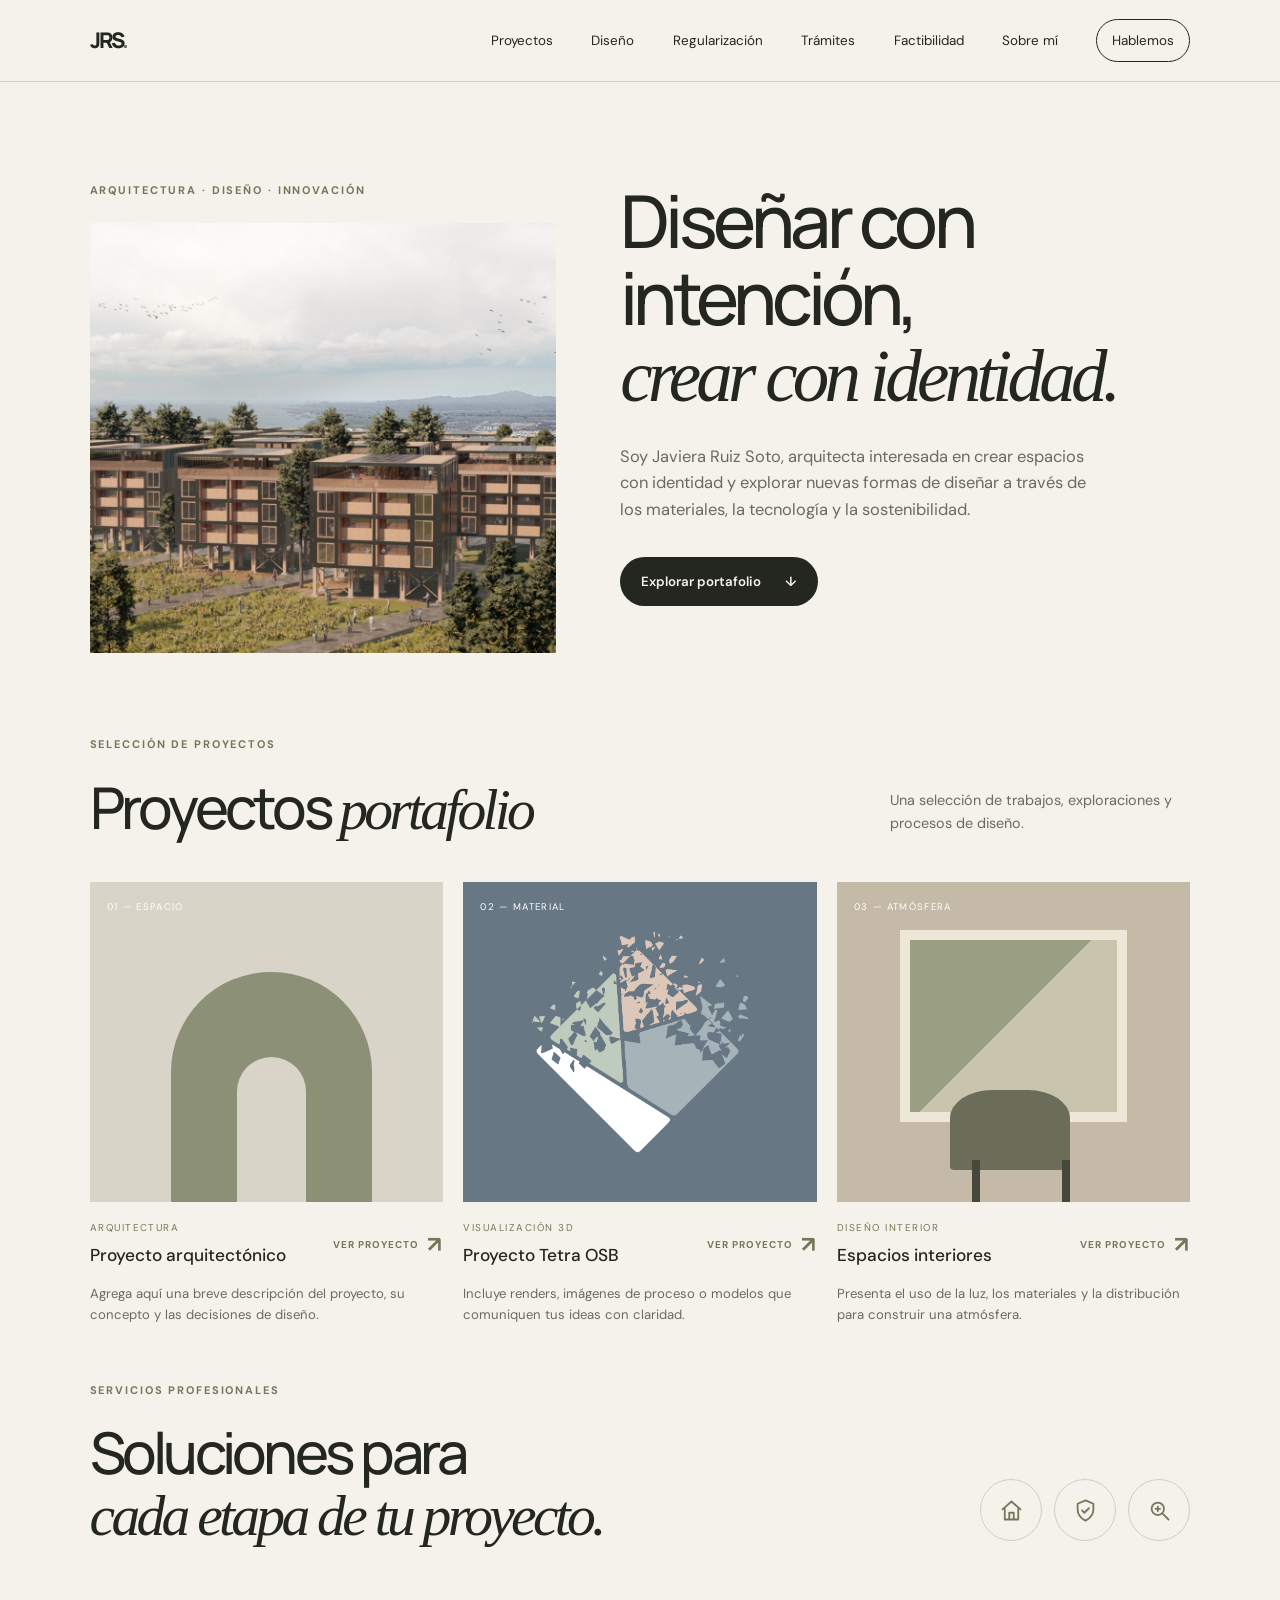
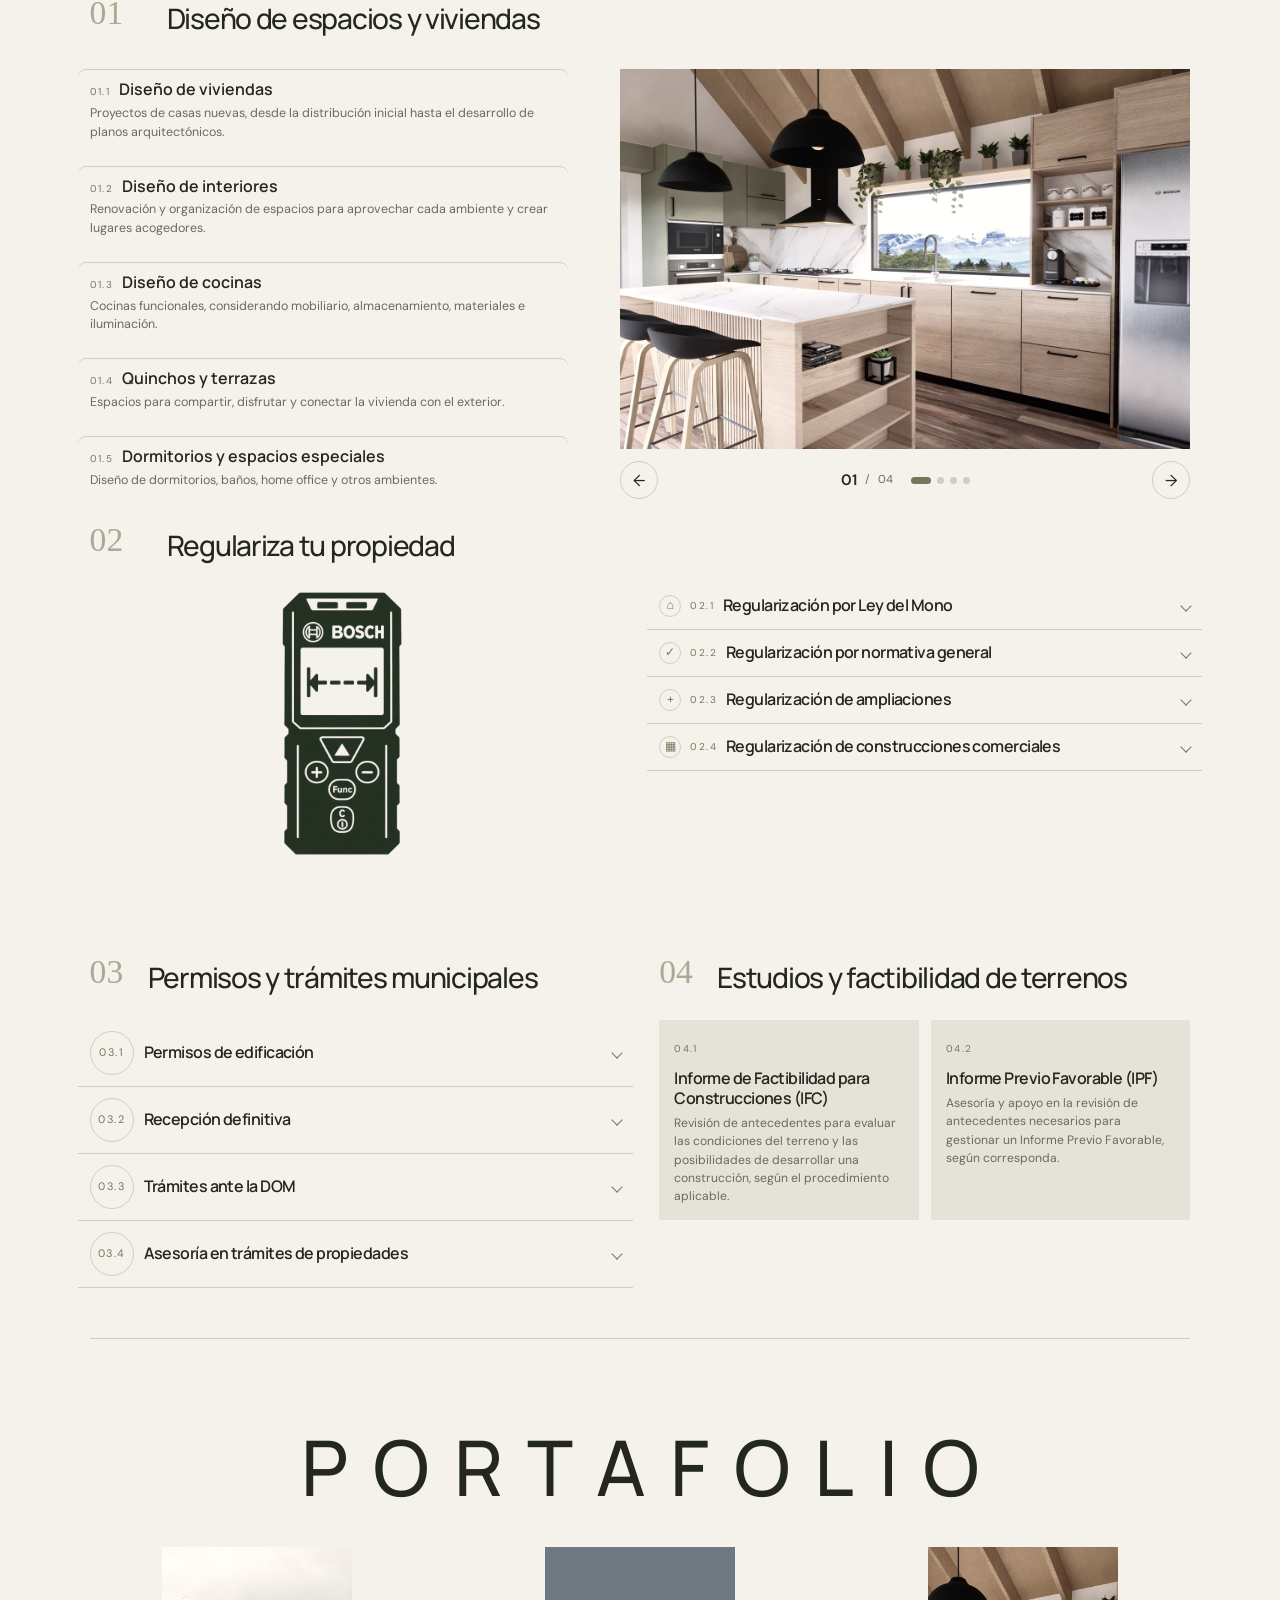
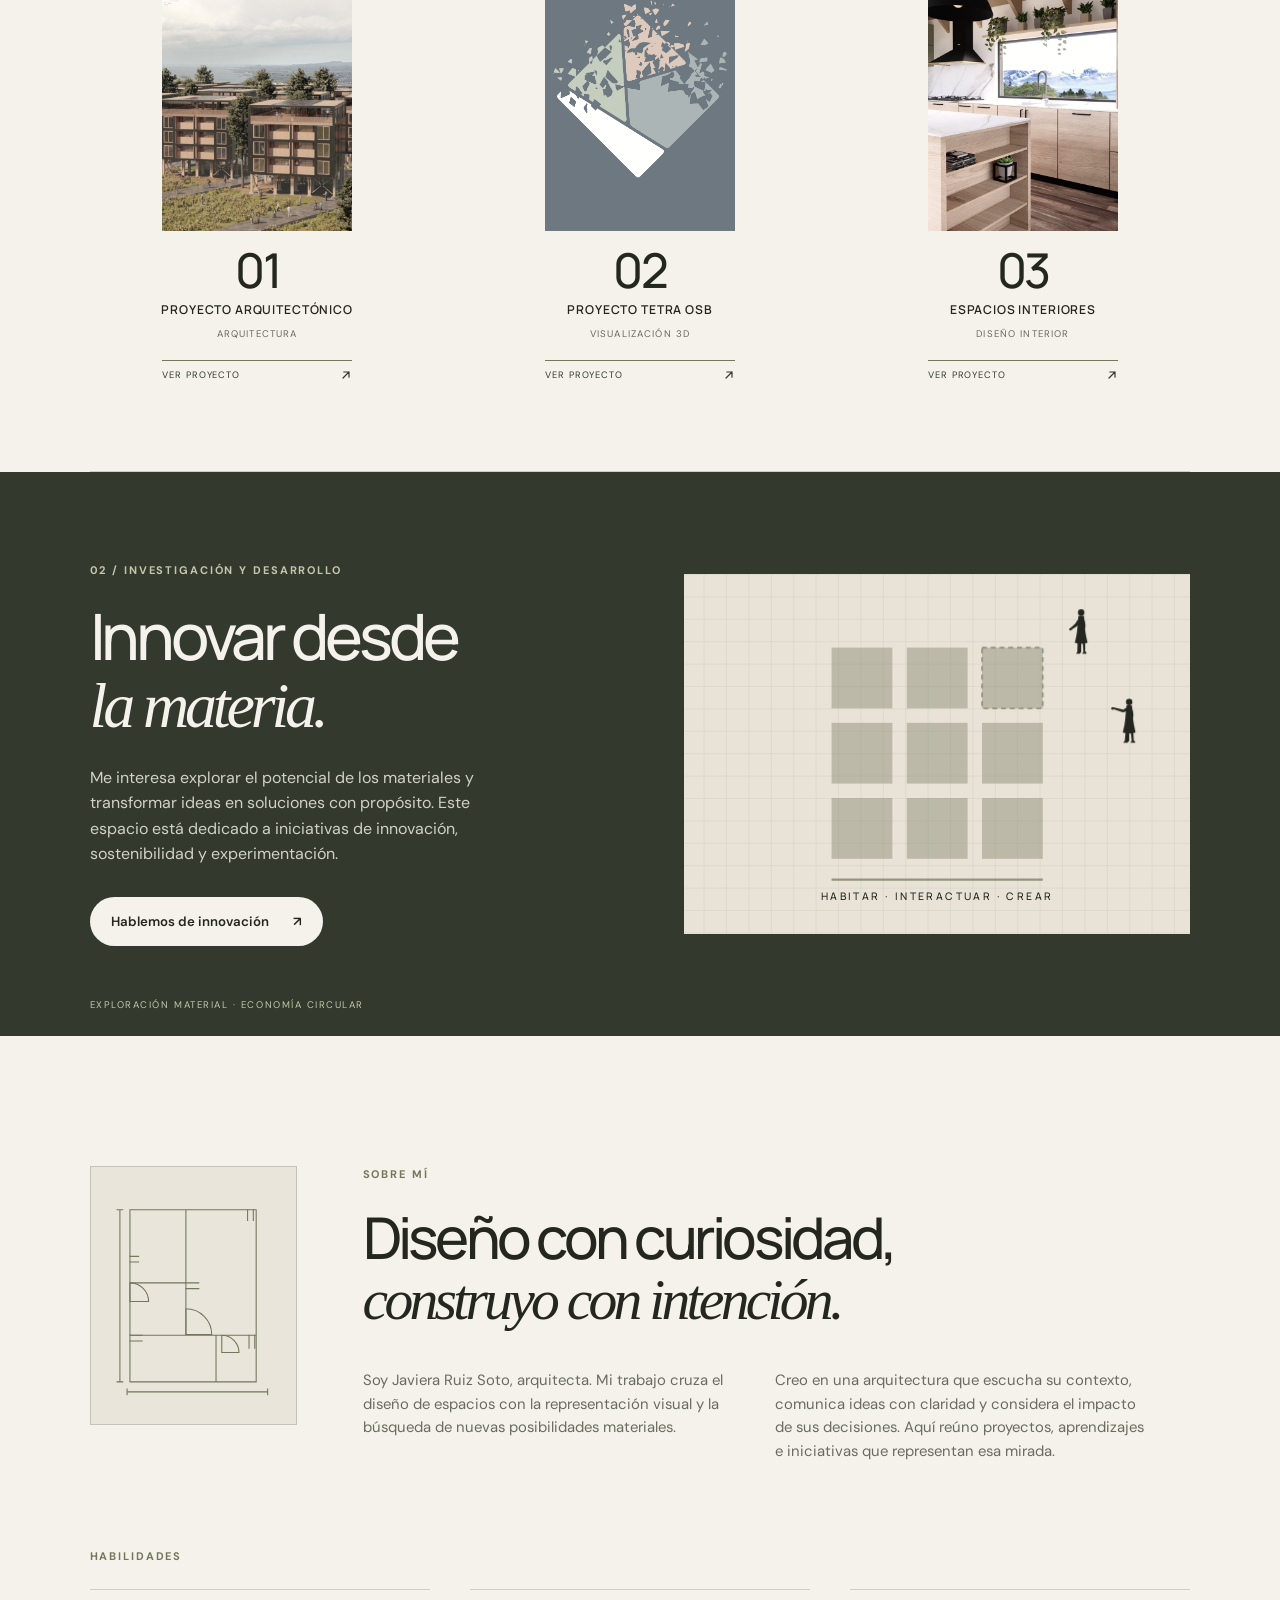
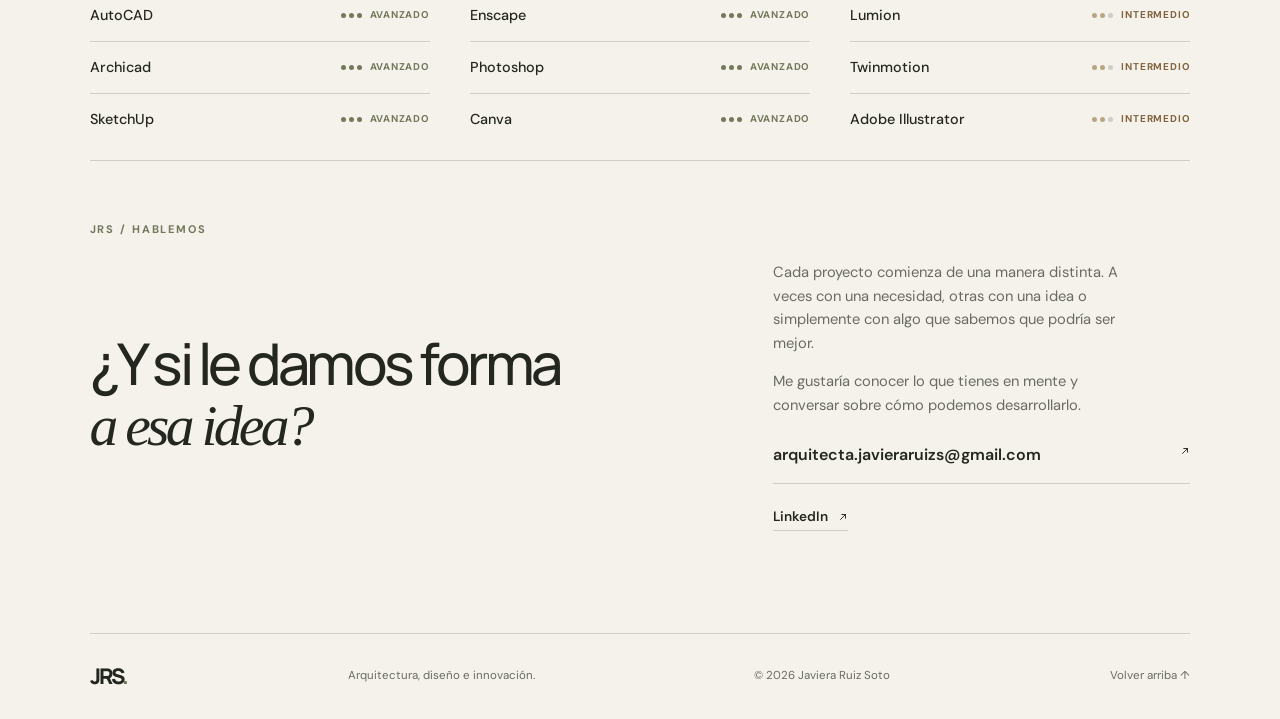
<file: index.html>
<!doctype html>
<html lang="es">
<head>
  <meta charset="utf-8">
  <meta name="viewport" content="width=device-width, initial-scale=1">
  <meta name="description" content="Portafolio de Javiera Ruiz Soto, arquitecta. Arquitectura, interiorismo, visualización 3D e innovación material.">
  <title>Javiera Ruiz Soto | Arquitecta</title>
  <link rel="preconnect" href="https://fonts.googleapis.com">
  <link rel="preconnect" href="https://fonts.gstatic.com" crossorigin>
  <link href="https://fonts.googleapis.com/css2?family=DM+Sans:wght@400;500;600;700&family=Manrope:wght@400;500;600;700;800&display=swap" rel="stylesheet">
  <link rel="stylesheet" href="styles.css">
  <script src="script.js" defer></script>
</head>
<body>
  <header class="site-header">
    <a class="brand" href="#inicio" aria-label="Javiera Ruiz Soto, inicio">JRS<span>.</span></a>
    <button class="menu-toggle" type="button" aria-expanded="false" aria-controls="main-nav">Menú</button>
    <nav id="main-nav" class="main-nav" aria-label="Navegación principal">
      <a href="#proyectos">Proyectos</a>
      <a href="#diseno">Diseño</a>
      <a href="#regularizacion">Regularización</a>
      <a href="#tramites">Trámites</a>
      <a href="#factibilidad">Factibilidad</a>
      <a href="#sobre-mi">Sobre mí</a>
      <a class="nav-contact" href="#contacto">Hablemos</a>
    </nav>
  </header>

  <main>
    <section id="inicio" class="hero section-wrap">
      <div class="hero-copy">
        <h1>Diseñar con intención,<br><em>crear con identidad.</em></h1>
        <p class="hero-intro">Soy Javiera Ruiz Soto, arquitecta interesada en crear espacios con identidad y explorar nuevas formas de diseñar a través de los materiales, la tecnología y la sostenibilidad.</p>
        <div class="hero-actions">
          <a class="button button-dark" href="#proyectos">Explorar portafolio <span aria-hidden="true">↓&#xfe0e;</span></a>
        </div>
      </div>
      <div class="hero-visual">
        <p class="eyebrow">ARQUITECTURA · DISEÑO · INNOVACIÓN</p>
        <div class="hero-art" role="img" aria-label="Conjunto de viviendas contemporáneas en un entorno natural">
          <img src="images/hero-proyecto.jpg" alt="">
        </div>
      </div>
    </section>

    <section id="proyectos" class="projects-section section-wrap">
      <div class="section-heading">
        <div><p class="eyebrow">SELECCIÓN DE PROYECTOS</p><h2>Proyectos <em>portafolio</em></h2></div>
        <p>Una selección de trabajos, exploraciones y procesos de diseño.</p>
      </div>
      <div class="project-grid">
        <a class="project-card project-architecture" href="proyecto-arquitectonico.html">
          <div class="project-visual visual-architecture"><span class="visual-label">01 — ESPACIO</span><div class="arch-shape"></div></div>
          <div class="project-info"><div><p class="project-type">ARQUITECTURA</p><h3>Proyecto arquitectónico</h3></div><span class="project-cta">Ver proyecto <span class="project-arrow" aria-hidden="true">↗&#xfe0e;</span></span></div>
          <p class="project-description">Agrega aquí una breve descripción del proyecto, su concepto y las decisiones de diseño.</p>
        </a>
        <a class="project-card project-visualization" href="proyecto-modelado-render.html">
          <div class="project-visual visual-visualization"><span class="visual-label">02 — MATERIAL</span><img class="visual-logo-image" src="images/TETRAOBS-07.jpg" alt="Composición gráfica de material TETRA OSB en fragmentos"></div>
          <div class="project-info"><div><p class="project-type">VISUALIZACIÓN 3D</p><h3>Proyecto Tetra OSB</h3></div><span class="project-cta">Ver proyecto <span class="project-arrow" aria-hidden="true">↗&#xfe0e;</span></span></div>
          <p class="project-description">Incluye renders, imágenes de proceso o modelos que comuniquen tus ideas con claridad.</p>
        </a>
        <a class="project-card project-interior" href="proyecto-espacios-interiores.html">
          <div class="project-visual visual-interior"><span class="visual-label">03 — ATMÓSFERA</span><div class="interior-window"></div><div class="interior-chair"></div></div>
          <div class="project-info"><div><p class="project-type">DISEÑO INTERIOR</p><h3>Espacios interiores</h3></div><span class="project-cta">Ver proyecto <span class="project-arrow" aria-hidden="true">↗&#xfe0e;</span></span></div>
          <p class="project-description">Presenta el uso de la luz, los materiales y la distribución para construir una atmósfera.</p>
        </a>
      </div>
    </section>

   <!-- Pegar dentro de <main>, después de Proyectos y antes de Innovación -->
<section id="servicios" class="services-section section-wrap">
  <div class="section-heading">
    <div><p class="eyebrow">SERVICIOS PROFESIONALES</p><h2>Soluciones para<br><em>cada etapa de tu proyecto.</em></h2></div>
    <div class="service-values" role="group" aria-label="Desarrollo, responsabilidad y atención a los detalles">
      <span class="service-value-circle" role="img" aria-label="Desarrollo de vivienda"><svg viewBox="0 0 24 24" fill="none" aria-hidden="true"><path d="M4 11 12 4l8 7M6 10v10h12V10M10 20v-6h4v6"/></svg></span>
      <span class="service-value-circle" role="img" aria-label="Responsabilidad"><svg viewBox="0 0 24 24" fill="none" aria-hidden="true"><path d="m12 3 7 3v5c0 4.4-2.9 7.8-7 10-4.1-2.2-7-5.6-7-10V6l7-3Z"/><path d="m9 12 2 2 4-4"/></svg></span>
      <span class="service-value-circle" role="img" aria-label="Atención a los detalles"><svg viewBox="0 0 24 24" fill="none" aria-hidden="true"><circle cx="10.5" cy="10.5" r="5.5"/><path d="m15 15 5 5M8.5 10.5h4M10.5 8.5v4"/></svg></span>
    </div>
  </div>

  <div id="diseno" class="service-category">
    <div class="service-category-heading"><span class="service-index">01</span><div><h3>Diseño de espacios y viviendas</h3></div></div>
    <div class="design-carousel" data-design-carousel>
      <div class="design-carousel-viewport" data-carousel-viewport tabindex="0" role="region" aria-label="Galería de proyectos de diseño">
        <div class="design-carousel-track" data-carousel-track>
          <figure class="design-carousel-slide" role="group" aria-roledescription="diapositiva" aria-label="Proyecto 1 de 4" tabindex="0">
            <img src="images/proyecto-cocina-destacada.jpg" alt="Cocina con isla, campana negra y mobiliario de madera con vista a la montaña">
            <figcaption class="design-carousel-caption">COCINA DRA. N</figcaption>
          </figure>
          <figure class="design-carousel-slide" role="group" aria-roledescription="diapositiva" aria-label="Proyecto 2 de 4" tabindex="0">
            <img src="images/cocina-interior-web.jpg" alt="Cocina moderna con isla de mármol y mobiliario blanco y negro">
            <figcaption class="design-carousel-caption">COCINA JC</figcaption>
          </figure>
          <figure class="design-carousel-slide" role="group" aria-roledescription="diapositiva" aria-label="Proyecto 3 de 4" tabindex="0">
            <img src="images/cocina-madera-web.jpg" alt="Cocina con isla y vigas de madera">
            <figcaption class="design-carousel-caption">COCINA MJ</figcaption>
          </figure>
          <figure class="design-carousel-slide design-carousel-slide-right" role="group" aria-roledescription="diapositiva" aria-label="Proyecto 4 de 4" tabindex="0">
            <img src="images/proyecto-cocina-web.jpg" alt="Cocina con isla, mobiliario verde oliva y vigas de madera">
            <figcaption class="design-carousel-caption">COCINA DRA. N</figcaption>
          </figure>
        </div>
      </div>
      <div class="design-carousel-controls" aria-label="Controles de galería">
        <button class="design-carousel-button" type="button" data-carousel-previous aria-label="Proyecto anterior"><span aria-hidden="true">←</span></button>
        <div class="design-carousel-status" aria-live="polite"><span class="design-carousel-current" data-carousel-current>01</span><span aria-hidden="true">/</span><span>04</span>
          <div class="design-carousel-dots" role="group" aria-label="Elegir proyecto">
            <button type="button" class="design-carousel-dot" data-carousel-to="0" aria-label="Ver proyecto 1" aria-current="true"></button>
            <button type="button" class="design-carousel-dot" data-carousel-to="1" aria-label="Ver proyecto 2" aria-current="false"></button>
            <button type="button" class="design-carousel-dot" data-carousel-to="2" aria-label="Ver proyecto 3" aria-current="false"></button>
            <button type="button" class="design-carousel-dot" data-carousel-to="3" aria-label="Ver proyecto 4" aria-current="false"></button>
          </div>
        </div>
        <button class="design-carousel-button" type="button" data-carousel-next aria-label="Proyecto siguiente"><span aria-hidden="true">→</span></button>
      </div>
    </div>
    <div class="service-cards">
      <article class="service-card" tabindex="0"><span class="service-card-number">01.1</span><h4>Diseño de viviendas</h4><p>Proyectos de casas nuevas, desde la distribución inicial hasta el desarrollo de planos arquitectónicos.</p></article>
      <article class="service-card" tabindex="0"><span class="service-card-number">01.2</span><h4>Diseño de interiores</h4><p>Renovación y organización de espacios para aprovechar cada ambiente y crear lugares acogedores.</p></article>
      <article class="service-card" tabindex="0"><span class="service-card-number">01.3</span><h4>Diseño de cocinas</h4><p>Cocinas funcionales, considerando mobiliario, almacenamiento, materiales e iluminación.</p></article>
      <article class="service-card" tabindex="0"><span class="service-card-number">01.4</span><h4>Quinchos y terrazas</h4><p>Espacios para compartir, disfrutar y conectar la vivienda con el exterior.</p></article>
      <article class="service-card" tabindex="0"><span class="service-card-number">01.5</span><h4>Dormitorios y espacios especiales</h4><p>Diseño de dormitorios, baños, home office y otros ambientes.</p></article>
    </div>
  </div>

  <div id="regularizacion" class="service-category">
    <div class="service-category-heading"><span class="service-index">02</span><div><h3>Regulariza tu propiedad</h3></div></div>
    <div class="image-grid regularization-single">
      <img class="image-contain" src="images/6E3A1A5C-B1CA-41D5-BA3D-78095DAF403A.PNG" alt="Representación gráfica de un medidor láser">
    </div>
    <div class="service-cards service-cards-two">
      <details class="service-card service-accordion">
        <summary><span class="service-accordion-symbol" aria-hidden="true">⌂</span><span class="service-card-number">02.1</span><span class="service-accordion-title">Regularización por Ley del Mono</span><span class="service-accordion-icon" aria-hidden="true"></span></summary>
        <div class="service-accordion-body"><p>Procedimiento simplificado para determinadas viviendas que cumplen los requisitos de la Ley 20.898.</p><ul><li>Viviendas de hasta 90 m².</li><li>Viviendas de hasta 140 m².</li><li>Revisión de requisitos y condiciones.</li><li>Planos y antecedentes para el expediente.</li></ul></div>
      </details>
      <details class="service-card service-accordion">
        <summary><span class="service-accordion-symbol service-accordion-symbol-check" aria-hidden="true">✓</span><span class="service-card-number">02.2</span><span class="service-accordion-title">Regularización por normativa general</span><span class="service-accordion-icon" aria-hidden="true"></span></summary>
        <div class="service-accordion-body"><p>Estudio de construcciones que no pueden acogerse a la Ley del Mono y que requieren revisión según la Ley General de Urbanismo y Construcciones (LGUC) y su Ordenanza (OGUC).</p><ul><li>Viviendas que superan los límites de superficie de la Ley del Mono.</li><li>Ampliaciones y modificaciones existentes.</li><li>Estudio de normativa y condiciones urbanísticas.</li><li>Antecedentes técnicos y expediente.</li></ul></div>
      </details>
      <details class="service-card service-accordion">
        <summary><span class="service-accordion-symbol" aria-hidden="true">+</span><span class="service-card-number">02.3</span><span class="service-accordion-title">Regularización de ampliaciones</span><span class="service-accordion-icon" aria-hidden="true"></span></summary>
        <div class="service-accordion-body"><p>¿Agregaste habitaciones, cerraste una terraza o ampliaste tu vivienda?</p><ul><li>Ampliaciones de viviendas.</li><li>Construcción de nuevos recintos.</li><li>Cierre de terrazas y logias.</li><li>Modificaciones de espacios existentes.</li></ul></div>
      </details>
      <details class="service-card service-accordion">
        <summary><span class="service-accordion-symbol" aria-hidden="true">▦</span><span class="service-card-number">02.4</span><span class="service-accordion-title">Regularización de construcciones comerciales</span><span class="service-accordion-icon" aria-hidden="true"></span></summary>
        <div class="service-accordion-body"><p>Asesoría para revisar construcciones destinadas a actividades comerciales o de servicios.</p><ul><li>Locales comerciales.</li><li>Oficinas y espacios de atención.</li><li>Construcciones productivas, según corresponda.</li></ul></div>
      </details>
    </div>
  </div>

  <div class="service-category-pair">
    <div id="tramites" class="service-category">
      <div class="service-category-heading"><span class="service-index">03</span><div><h3>Permisos y trámites municipales</h3></div></div>
      <div class="service-cards service-cards-two">
        <details class="service-card service-accordion">
          <summary><span class="service-card-number">03.1</span><span class="service-accordion-title">Permisos de edificación</span><span class="service-accordion-icon" aria-hidden="true"></span></summary>
          <div class="service-accordion-body"><p>Orientación y preparación de antecedentes para solicitar autorización municipal antes de construir.</p></div>
        </details>
        <details class="service-card service-accordion">
          <summary><span class="service-card-number">03.2</span><span class="service-accordion-title">Recepción definitiva</span><span class="service-accordion-icon" aria-hidden="true"></span></summary>
          <div class="service-accordion-body"><p>Apoyo en la preparación de documentación para solicitar la recepción definitiva de una construcción ejecutada.</p></div>
        </details>
        <details class="service-card service-accordion">
          <summary><span class="service-card-number">03.3</span><span class="service-accordion-title">Trámites ante la DOM</span><span class="service-accordion-icon" aria-hidden="true"></span></summary>
          <div class="service-accordion-body"><p>Ingreso y seguimiento de expedientes, revisión de observaciones y presentación de antecedentes complementarios.</p></div>
        </details>
        <details class="service-card service-accordion">
          <summary><span class="service-card-number">03.4</span><span class="service-accordion-title">Asesoría en trámites de propiedades</span><span class="service-accordion-icon" aria-hidden="true"></span></summary>
          <div class="service-accordion-body"><p>Identificación de requisitos y orientación sobre gestiones municipales que necesita tu propiedad.</p></div>
        </details>
      </div>
    </div>
    <div id="factibilidad" class="service-category">
      <div class="service-category-heading"><span class="service-index">04</span><div><h3>Estudios y factibilidad de terrenos</h3></div></div>
      <div class="service-cards service-cards-two">
        <article class="service-card service-card-featured"><span class="service-card-number">04.1</span><h4>Informe de Factibilidad para Construcciones (IFC)</h4><p>Revisión de antecedentes para evaluar las condiciones del terreno y las posibilidades de desarrollar una construcción, según el procedimiento aplicable.</p></article>
        <article class="service-card service-card-featured"><span class="service-card-number">04.2</span><h4>Informe Previo Favorable (IPF)</h4><p>Asesoría y apoyo en la revisión de antecedentes necesarios para gestionar un Informe Previo Favorable, según corresponda.</p></article>
      </div>
    </div>
  </div>
</section>

    <section id="portafolio-editorial" class="portfolio-index-section section-wrap" aria-labelledby="portfolio-index-title">
      <h2 id="portfolio-index-title" class="portfolio-index-title">PORTAFOLIO</h2>
      <div class="portfolio-index-grid">
        <a class="portfolio-index-item" href="proyecto-arquitectonico.html">
          <div class="portfolio-index-image"><img src="images/hero-proyecto.jpg" alt="Conjunto de viviendas contemporáneas en un entorno natural" loading="lazy"></div>
          <span class="portfolio-index-number">01</span>
          <h3>Proyecto arquitectónico</h3>
          <span class="portfolio-index-type">ARQUITECTURA</span>
          <span class="portfolio-index-action">VER PROYECTO <svg aria-hidden="true" focusable="false" viewBox="0 0 16 16"><path d="M4 12 12 4M5 4h7v7"/></svg></span>
        </a>
        <a class="portfolio-index-item" href="proyecto-modelado-render.html">
          <div class="portfolio-index-image"><img src="images/TETRAOBS-07.jpg" alt="Composición gráfica de material TETRA OSB en fragmentos" loading="lazy"></div>
          <span class="portfolio-index-number">02</span>
          <h3>Proyecto Tetra OSB</h3>
          <span class="portfolio-index-type">VISUALIZACIÓN 3D</span>
          <span class="portfolio-index-action">VER PROYECTO <svg aria-hidden="true" focusable="false" viewBox="0 0 16 16"><path d="M4 12 12 4M5 4h7v7"/></svg></span>
        </a>
        <a class="portfolio-index-item" href="proyecto-espacios-interiores.html">
          <div class="portfolio-index-image"><img src="images/proyecto-cocina-destacada.jpg" alt="Cocina con isla, campana negra y mobiliario de madera con vista a la montaña" loading="lazy"></div>
          <span class="portfolio-index-number">03</span>
          <h3>Espacios interiores</h3>
          <span class="portfolio-index-type">DISEÑO INTERIOR</span>
          <span class="portfolio-index-action">VER PROYECTO <svg aria-hidden="true" focusable="false" viewBox="0 0 16 16"><path d="M4 12 12 4M5 4h7v7"/></svg></span>
        </a>
      </div>
    </section>

    <section id="innovacion" class="innovation-section">
      <div class="innovation-inner section-wrap">
        <div class="innovation-copy">
          <p class="eyebrow eyebrow-light">02 / INVESTIGACIÓN Y DESARROLLO</p>
          <h2>Innovar desde<br><em>la materia.</em></h2>
          <p>Me interesa explorar el potencial de los materiales y transformar ideas en soluciones con propósito. Este espacio está dedicado a iniciativas de innovación, sostenibilidad y experimentación.</p>
          <a class="button button-light" href="#contacto">Hablemos de innovación <span aria-hidden="true">↗&#xfe0e;</span></a>
        </div>
        <div class="material-art" aria-label="Ilustración arquitectónica con dos siluetas que se acercan para completar el módulo superior derecho" role="img">
          <svg class="material-scene" viewBox="0 0 640 450" preserveAspectRatio="xMidYMid slice" aria-hidden="true" focusable="false">
            <defs>
              <pattern id="material-grid-pattern" width="28" height="28" patternUnits="userSpaceOnUse">
                <path class="scene-grid-line" d="M28 0H0V28"/>
              </pattern>
            </defs>
            <rect class="scene-paper" width="640" height="450"/>
            <rect width="640" height="450" fill="url(#material-grid-pattern)"/>
            <g class="scene-volumes">
              <rect class="scene-volume" x="188" y="92" width="76" height="76"/>
              <rect class="scene-volume" x="282" y="92" width="76" height="76"/>
              <rect class="scene-volume" x="188" y="186" width="76" height="76"/>
              <rect class="scene-volume" x="282" y="186" width="76" height="76"/>
              <rect class="scene-volume" x="376" y="186" width="76" height="76"/>
              <rect class="scene-volume" x="188" y="280" width="76" height="76"/>
              <rect class="scene-volume" x="282" y="280" width="76" height="76"/>
              <rect class="scene-volume" x="376" y="280" width="76" height="76"/>
              <rect class="scene-target-fill" x="376" y="92" width="76" height="76"/>
              <rect class="scene-target-outline" x="376" y="92" width="76" height="76"/>
            </g>
            <rect class="scene-carried-square" x="515" y="139" width="28" height="28"/>
            <g class="scene-people">
              <g transform="translate(560 160)">
                <g class="scene-person scene-person-walk">
                  <circle class="scene-head" cy="0" r="4"/>
                  <path d="M-3.2 7C-4.8 7.5-6 8.5-7 9.5L-20 6.5C-21.4 6.2-22.1 7.2-21.1 8.3L-9 12.5C-6.7 13.4-4.8 12-2.8 11Z"/>
                  <circle cx="-20.8" cy="8" r="1.5"/>
                  <path d="M3.2 8C5 10.5 5.4 14.5 5.2 18L4 21L2.5 20.5L2.8 15L1.3 11Z"/>
                  <path d="M-3.5 4.5Q0 3 3.5 4.5L4.8 20C5.2 26 6.8 32 8 38Q0 40.5-8 38C-6.5 32-5.2 26-4.8 20Z"/>
                  <g class="scene-walk-leg-back"><path d="M-4.5 37L-5.5 48.5L-7.5 51L-2 51L0 48.5L0 38Z"/></g>
                  <g class="scene-walk-leg-front"><path d="M2 38L3.2 48.5L1.5 51L7.5 51L7.5 49.5L5.8 48L5.2 38Z"/></g>
                </g>
              </g>
              <g transform="translate(500 48)">
                <g class="scene-person scene-person-observe">
                  <circle class="scene-head" cy="0" r="4"/>
                  <path d="M-3.2 8C-5 10-6 12-7.5 14L-14 20C-15.2 21.1-14.2 22.8-12.9 22L-4.8 17C-3 15-2.5 12-1.6 10Z"/>
                  <circle cx="-13.2" cy="21" r="1.5"/>
                  <path d="M3.2 8C5 11 5.5 15.5 5.2 19L3.8 21L2 19.5L2 14Z"/>
                  <path d="M-3.5 4.5Q0 3 3.5 4.5L4.8 20C5.2 26 6.8 32 8 38Q0 40.5-8 38C-6.5 32-5.2 26-4.8 20Z"/>
                  <g class="scene-observe-leg-back"><path d="M-4.5 37L-4.8 49L-6.3 51.5L-1.5 51.5L0 49L0 38Z"/></g>
                  <g class="scene-observe-leg-front"><path d="M2 38L2.8 49L1.3 51.5L6.5 51.5L6.5 50L5 48.5L5 38Z"/></g>
                </g>
              </g>
            </g>
            <path class="scene-caption-rule" d="M188 382H452"/>
            <text class="scene-caption" x="320" y="408">HABITAR · INTERACTUAR · CREAR</text>
          </svg>
        </div>
        <div class="innovation-tag">EXPLORACIÓN MATERIAL · ECONOMÍA CIRCULAR</div>
      </div>
    </section>

    <section id="sobre-mi" class="about-section section-wrap">
      <div class="about-portrait" role="img" aria-label="Plano arquitectónico de referencia, reemplazable por una fotografía">
        <svg viewBox="0 0 240 300" fill="none" aria-hidden="true">
          <path d="M32 30h176v240H32zM32 132h78V30m0 102v73h98m-56 0v65m-42-65H32" />
          <path d="M32 95h12m-12 8h12m152-73v15m8-15v15M110 132h18m-18 8h18m70 65v18m8-18v18M32 205h17m-17 8h17" />
          <path d="M110 168a36 36 0 0 1 36 36m-36-36v36h36M160 205a24 24 0 0 1 24 24m-24-24v24h24M32 132a26 26 0 0 1 26 26m-26-26v26h26" />
          <path d="M22 30h-8m8 240h-8m4-240v240m10 10v8m196-8v8m-196-4h196" />
        </svg>
      </div>
      <div class="about-content">
        <p class="eyebrow">SOBRE MÍ</p>
        <h2>Diseño con curiosidad,<br><em>construyo con intención.</em></h2>
        <div class="about-columns">
          <p>Soy Javiera Ruiz Soto, arquitecta. Mi trabajo cruza el diseño de espacios con la representación visual y la búsqueda de nuevas posibilidades materiales.</p>
          <p>Creo en una arquitectura que escucha su contexto, comunica ideas con claridad y considera el impacto de sus decisiones. Aquí reúno proyectos, aprendizajes e iniciativas que representan esa mirada.</p>
        </div>
      </div>
      <div class="about-skills">
        <p class="eyebrow">HABILIDADES</p>
        <ul class="skills-grid">
          <li><span class="skill-name">AutoCAD</span><span class="skill-level skill-level-advanced"><span class="skill-meter" aria-hidden="true"><i></i><i></i><i></i></span>Avanzado</span></li>
          <li><span class="skill-name">Archicad</span><span class="skill-level skill-level-advanced"><span class="skill-meter" aria-hidden="true"><i></i><i></i><i></i></span>Avanzado</span></li>
          <li><span class="skill-name">SketchUp</span><span class="skill-level skill-level-advanced"><span class="skill-meter" aria-hidden="true"><i></i><i></i><i></i></span>Avanzado</span></li>
          <li><span class="skill-name">Enscape</span><span class="skill-level skill-level-advanced"><span class="skill-meter" aria-hidden="true"><i></i><i></i><i></i></span>Avanzado</span></li>
          <li><span class="skill-name">Photoshop</span><span class="skill-level skill-level-advanced"><span class="skill-meter" aria-hidden="true"><i></i><i></i><i></i></span>Avanzado</span></li>
          <li><span class="skill-name">Canva</span><span class="skill-level skill-level-advanced"><span class="skill-meter" aria-hidden="true"><i></i><i></i><i></i></span>Avanzado</span></li>
          <li><span class="skill-name">Lumion</span><span class="skill-level skill-level-intermediate"><span class="skill-meter" aria-hidden="true"><i></i><i></i><i></i></span>Intermedio</span></li>
          <li><span class="skill-name">Twinmotion</span><span class="skill-level skill-level-intermediate"><span class="skill-meter" aria-hidden="true"><i></i><i></i><i></i></span>Intermedio</span></li>
          <li><span class="skill-name">Adobe Illustrator</span><span class="skill-level skill-level-intermediate"><span class="skill-meter" aria-hidden="true"><i></i><i></i><i></i></span>Intermedio</span></li>
        </ul>
      </div>
    </section>

    <section id="contacto" class="contact-section section-wrap">
      <p class="eyebrow">JRS / HABLEMOS</p>
      <div class="contact-layout">
        <h2>¿Y si le damos forma<br><em>a esa idea?</em></h2>
        <div class="contact-details">
          <p>Cada proyecto comienza de una manera distinta. A veces con una necesidad, otras con una idea o simplemente con algo que sabemos que podría ser mejor.</p>
          <p>Me gustaría conocer lo que tienes en mente y conversar sobre cómo podemos desarrollarlo.</p>
          <a class="contact-email" href="mailto:arquitecta.javieraruizs@gmail.com">arquitecta.javieraruizs@gmail.com <span aria-hidden="true"><svg class="external-link-icon" viewBox="0 0 16 16" focusable="false"><path d="M4 12 12 4M6 4h6v6"/></svg></span></a>
          <a class="text-link" href="https://www.linkedin.com/in/javiera-ruiz-soto-46bb02276/" target="_blank" rel="noreferrer">LinkedIn <span aria-hidden="true"><svg class="external-link-icon" viewBox="0 0 16 16" focusable="false"><path d="M4 12 12 4M6 4h6v6"/></svg></span></a>
        </div>
      </div>
    </section>
  </main>

  <footer class="site-footer section-wrap">
    <a class="brand" href="#inicio">JRS<span>.</span></a>
    <p>Arquitectura, diseño e innovación.</p>
    <p>© <span id="year">2026</span> Javiera Ruiz Soto</p>
    <a href="#inicio" class="back-top">Volver arriba ↑&#xfe0e;</a>
  </footer>
</body>
</html>
</file>
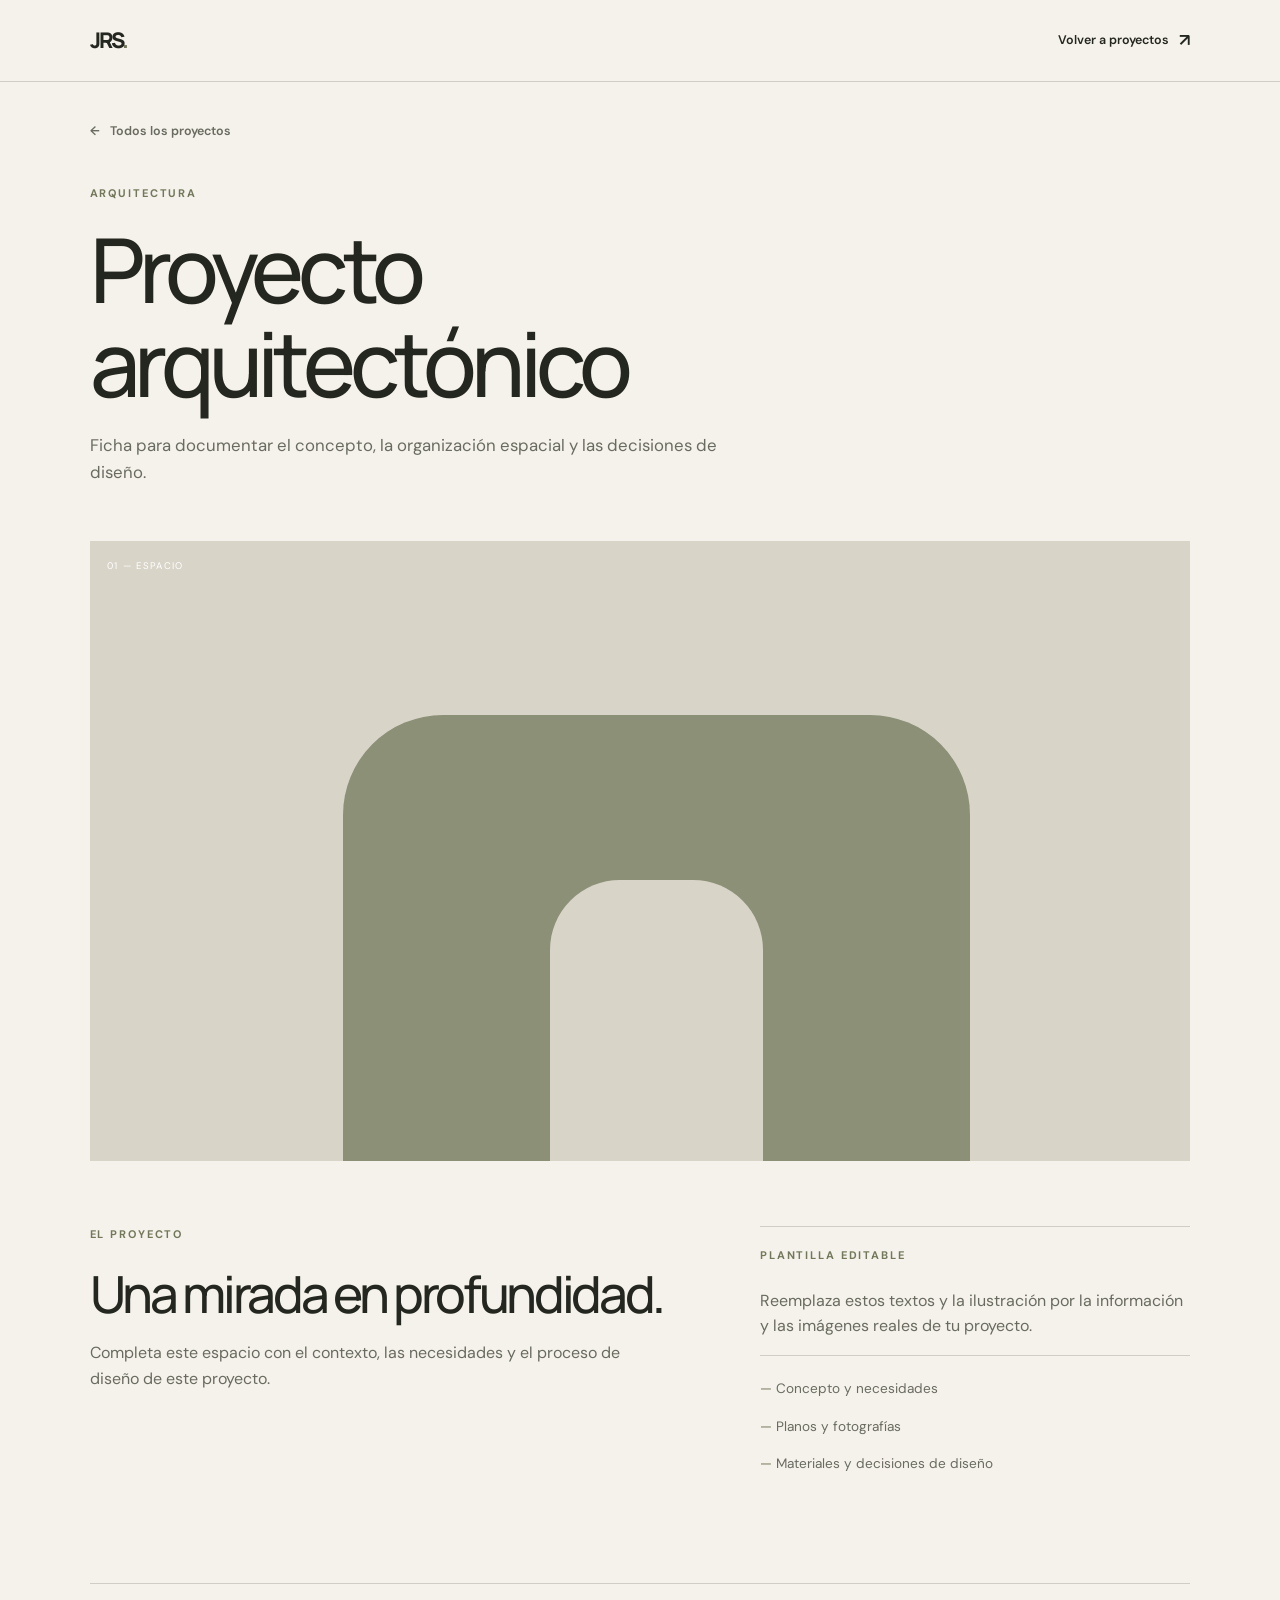
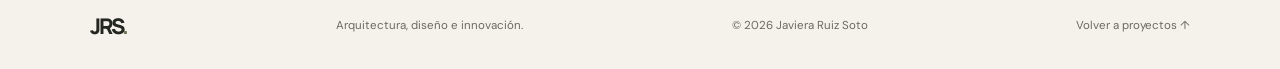
<file: proyecto-arquitectonico.html>
<!doctype html>
<html lang="es">
<head>
  <meta charset="utf-8">
  <meta name="viewport" content="width=device-width, initial-scale=1">
  <meta name="description" content="Ficha editable de proyecto arquitectónico de Javiera Ruiz Soto.">
  <title>Proyecto arquitectónico | Javiera Ruiz Soto</title>
  <link rel="preconnect" href="https://fonts.googleapis.com">
  <link rel="preconnect" href="https://fonts.gstatic.com" crossorigin>
  <link href="https://fonts.googleapis.com/css2?family=DM+Sans:wght@400;500;600;700&family=Manrope:wght@400;500;600;700;800&display=swap" rel="stylesheet">
  <link rel="stylesheet" href="styles.css">
  <script src="script.js" defer></script>
</head>
<body>
  <header class="site-header project-page-header">
    <a class="brand" href="index.html#inicio" aria-label="Javiera Ruiz Soto, inicio">JRS<span>.</span></a>
    <a class="project-header-back" href="index.html#proyectos">Volver a proyectos <span aria-hidden="true">↗&#xfe0e;</span></a>
  </header>

  <main class="project-detail-page section-wrap">
    <a class="project-back-link" href="index.html#proyectos"><span aria-hidden="true">&larr;</span> Todos los proyectos</a>
    <header class="project-detail-intro">
      <p class="eyebrow">ARQUITECTURA</p>
      <h1>Proyecto arquitectónico</h1>
      <p class="project-detail-summary">Ficha para documentar el concepto, la organización espacial y las decisiones de diseño.</p>
    </header>

    <div class="project-detail-visual visual-architecture" role="img" aria-label="Ilustración provisional de arquitectura para reemplazar por una imagen del proyecto">
      <span class="visual-label">01 — ESPACIO</span>
      <div class="arch-shape"></div>
    </div>

    <section class="project-detail-information">
      <div>
        <p class="eyebrow">EL PROYECTO</p>
        <h2>Una mirada en profundidad.</h2>
        <p>Completa este espacio con el contexto, las necesidades y el proceso de diseño de este proyecto.</p>
      </div>
      <aside class="project-detail-guidance">
        <p class="eyebrow">PLANTILLA EDITABLE</p>
        <p>Reemplaza estos textos y la ilustración por la información y las imágenes reales de tu proyecto.</p>
        <ul>
          <li>Concepto y necesidades</li>
          <li>Planos y fotografías</li>
          <li>Materiales y decisiones de diseño</li>
        </ul>
      </aside>
    </section>
  </main>

  <footer class="site-footer section-wrap">
    <a class="brand" href="index.html#inicio">JRS<span>.</span></a>
    <p>Arquitectura, diseño e innovación.</p>
    <p>© <span id="year">2026</span> Javiera Ruiz Soto</p>
    <a href="index.html#proyectos" class="back-top">Volver a proyectos ↑&#xfe0e;</a>
  </footer>
</body>
</html>
</file>
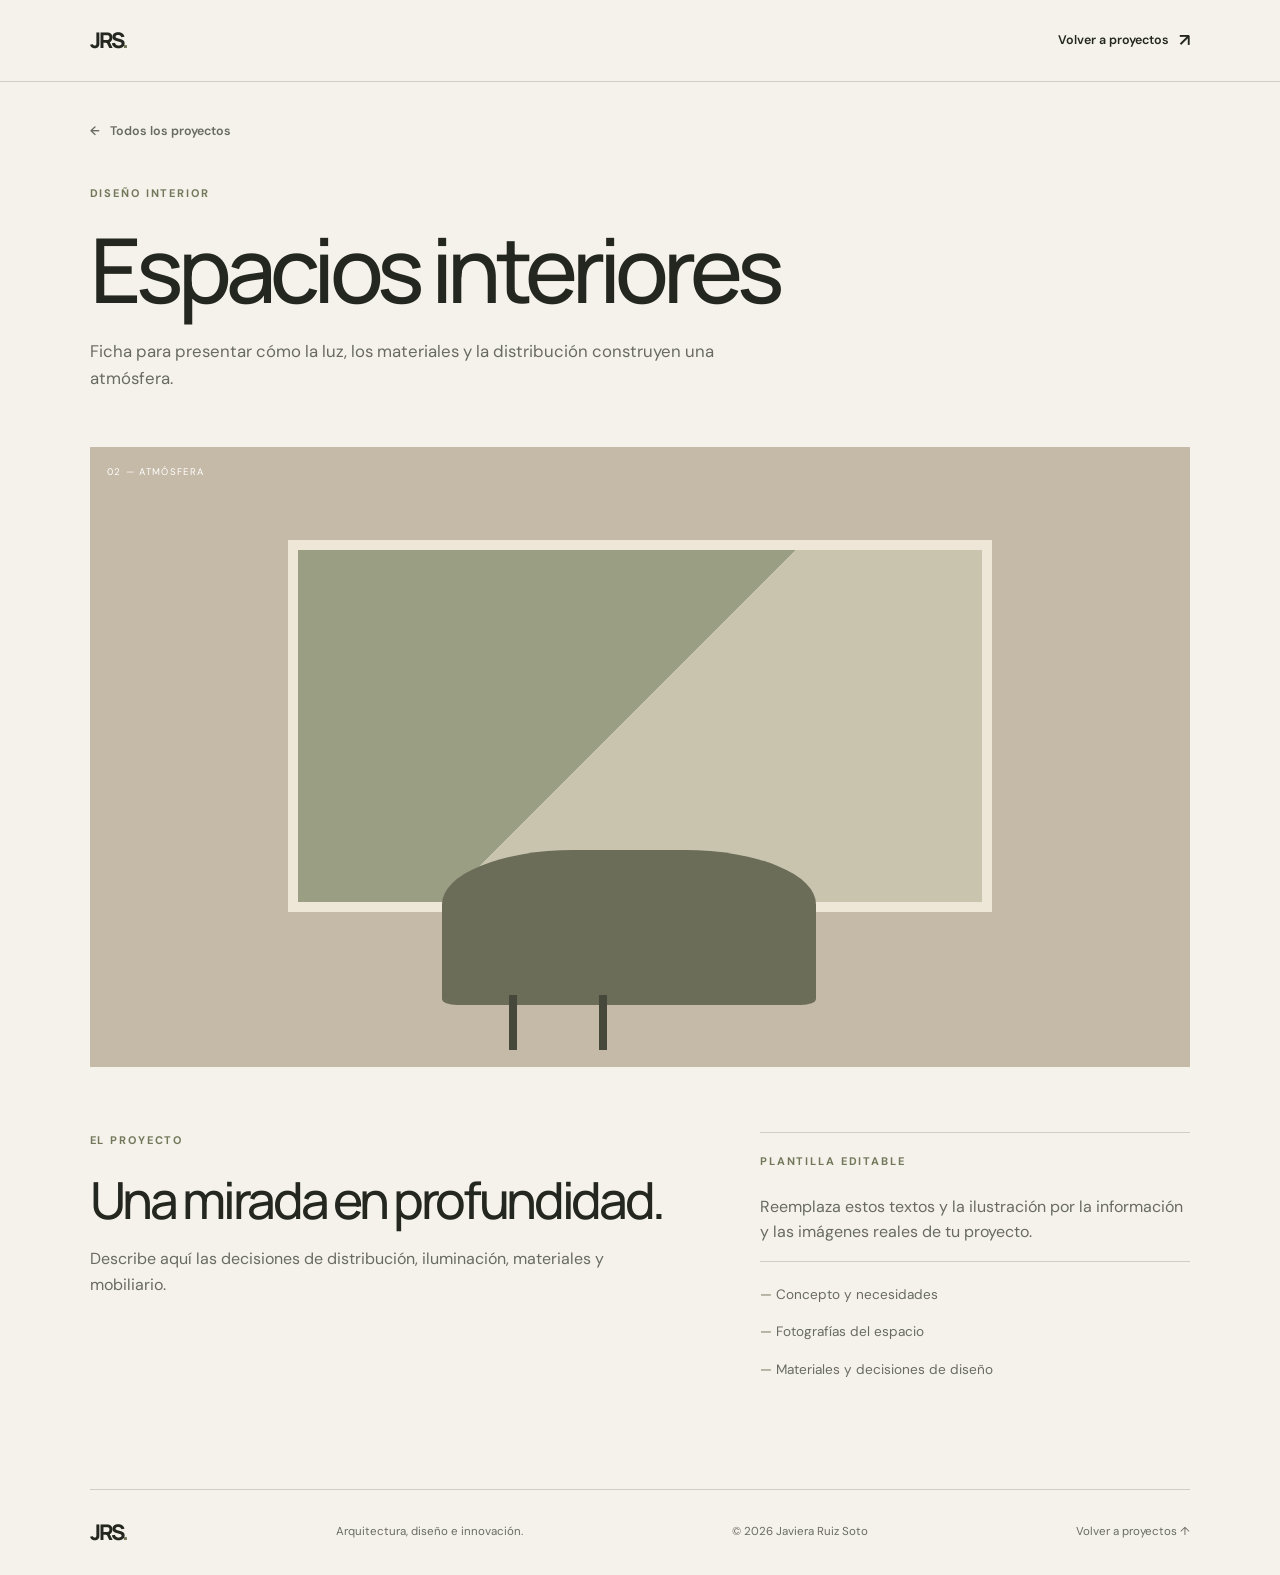
<file: proyecto-espacios-interiores.html>
<!doctype html>
<html lang="es">
<head>
  <meta charset="utf-8">
  <meta name="viewport" content="width=device-width, initial-scale=1">
  <meta name="description" content="Ficha editable de proyecto de diseño interior de Javiera Ruiz Soto.">
  <title>Espacios interiores | Javiera Ruiz Soto</title>
  <link rel="preconnect" href="https://fonts.googleapis.com">
  <link rel="preconnect" href="https://fonts.gstatic.com" crossorigin>
  <link href="https://fonts.googleapis.com/css2?family=DM+Sans:wght@400;500;600;700&family=Manrope:wght@400;500;600;700;800&display=swap" rel="stylesheet">
  <link rel="stylesheet" href="styles.css">
  <script src="script.js" defer></script>
</head>
<body>
  <header class="site-header project-page-header">
    <a class="brand" href="index.html#inicio" aria-label="Javiera Ruiz Soto, inicio">JRS<span>.</span></a>
    <a class="project-header-back" href="index.html#proyectos">Volver a proyectos <span aria-hidden="true">↗&#xfe0e;</span></a>
  </header>

  <main class="project-detail-page section-wrap">
    <a class="project-back-link" href="index.html#proyectos"><span aria-hidden="true">&larr;</span> Todos los proyectos</a>
    <header class="project-detail-intro">
      <p class="eyebrow">DISEÑO INTERIOR</p>
      <h1>Espacios interiores</h1>
      <p class="project-detail-summary">Ficha para presentar cómo la luz, los materiales y la distribución construyen una atmósfera.</p>
    </header>

    <div class="project-detail-visual visual-interior" role="img" aria-label="Ilustración provisional de interiorismo para reemplazar por una imagen del proyecto">
      <span class="visual-label">02 — ATMÓSFERA</span>
      <div class="interior-window"></div>
      <div class="interior-chair"></div>
    </div>

    <section class="project-detail-information">
      <div>
        <p class="eyebrow">EL PROYECTO</p>
        <h2>Una mirada en profundidad.</h2>
        <p>Describe aquí las decisiones de distribución, iluminación, materiales y mobiliario.</p>
      </div>
      <aside class="project-detail-guidance">
        <p class="eyebrow">PLANTILLA EDITABLE</p>
        <p>Reemplaza estos textos y la ilustración por la información y las imágenes reales de tu proyecto.</p>
        <ul>
          <li>Concepto y necesidades</li>
          <li>Fotografías del espacio</li>
          <li>Materiales y decisiones de diseño</li>
        </ul>
      </aside>
    </section>
  </main>

  <footer class="site-footer section-wrap">
    <a class="brand" href="index.html#inicio">JRS<span>.</span></a>
    <p>Arquitectura, diseño e innovación.</p>
    <p>© <span id="year">2026</span> Javiera Ruiz Soto</p>
    <a href="index.html#proyectos" class="back-top">Volver a proyectos ↑&#xfe0e;</a>
  </footer>
</body>
</html>
</file>
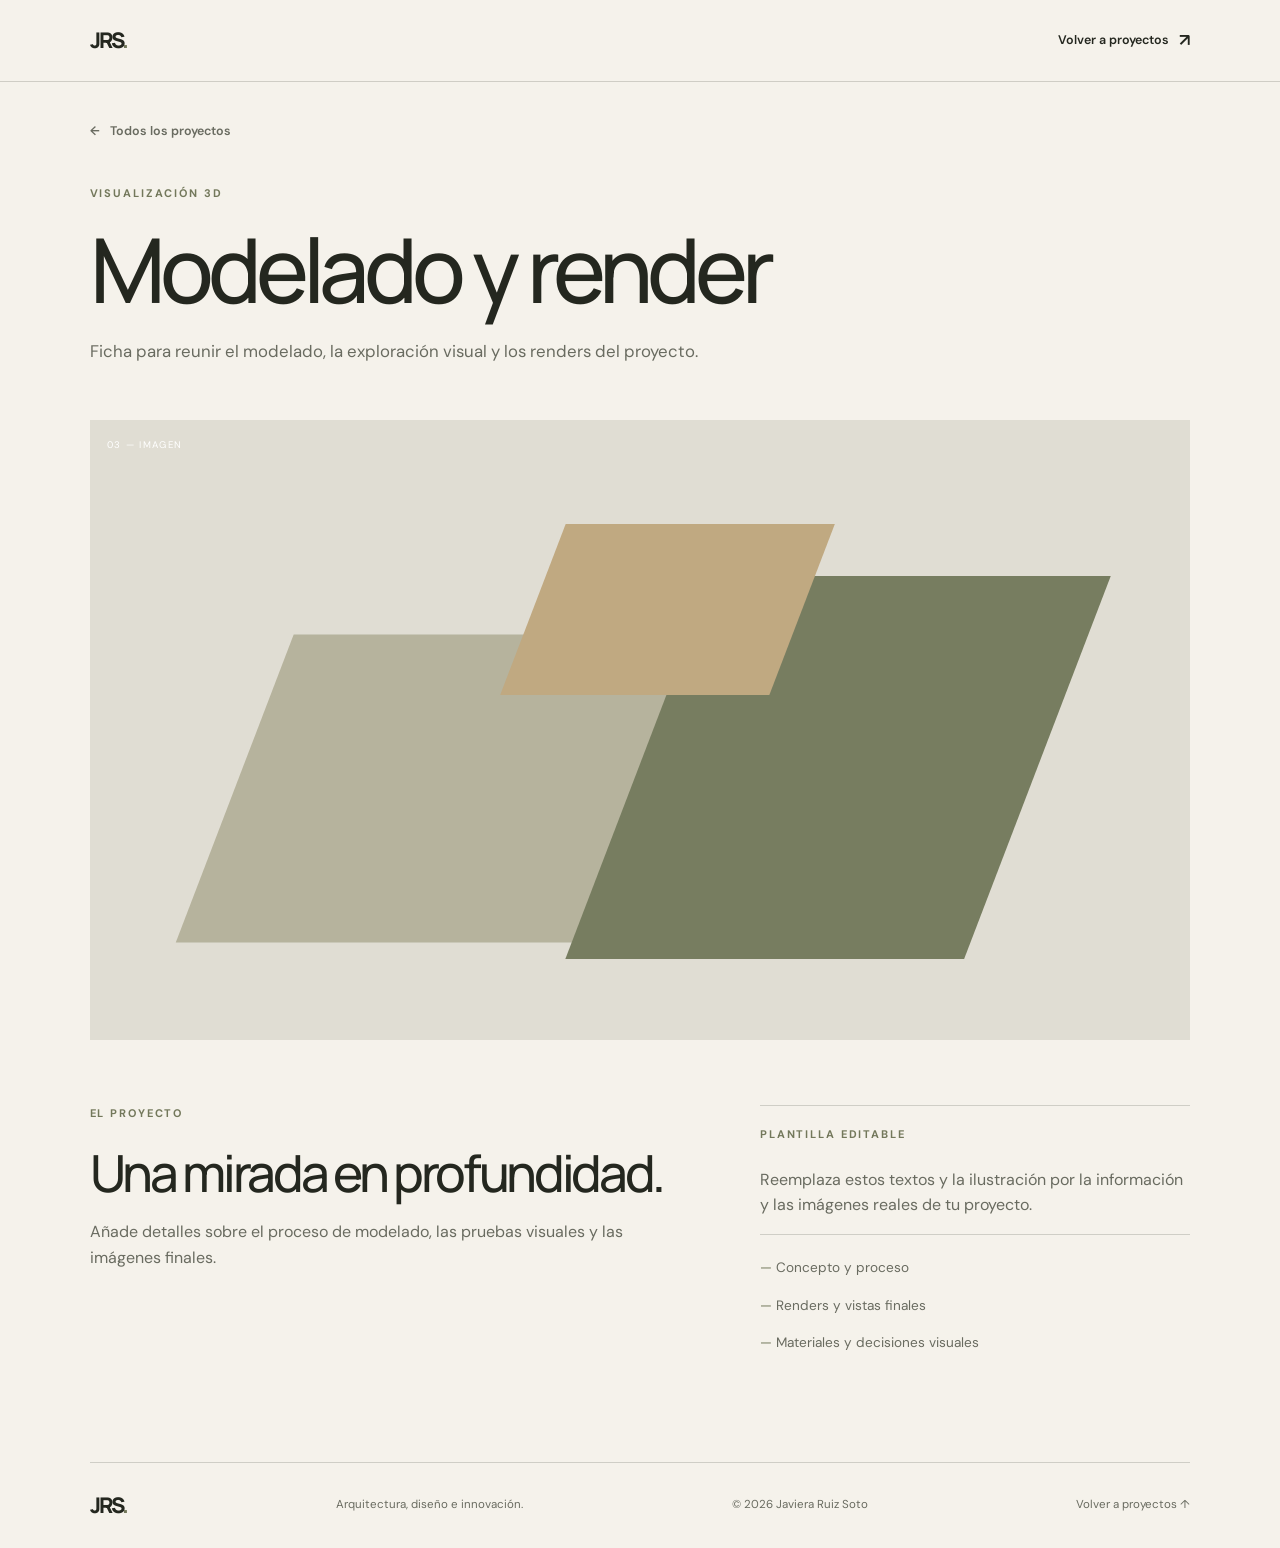
<file: proyecto-modelado-render.html>
<!doctype html>
<html lang="es">
<head>
  <meta charset="utf-8">
  <meta name="viewport" content="width=device-width, initial-scale=1">
  <meta name="description" content="Ficha editable de proyecto de modelado y render de Javiera Ruiz Soto.">
  <title>Modelado y render | Javiera Ruiz Soto</title>
  <link rel="preconnect" href="https://fonts.googleapis.com">
  <link rel="preconnect" href="https://fonts.gstatic.com" crossorigin>
  <link href="https://fonts.googleapis.com/css2?family=DM+Sans:wght@400;500;600;700&family=Manrope:wght@400;500;600;700;800&display=swap" rel="stylesheet">
  <link rel="stylesheet" href="styles.css">
  <script src="script.js" defer></script>
</head>
<body>
  <header class="site-header project-page-header">
    <a class="brand" href="index.html#inicio" aria-label="Javiera Ruiz Soto, inicio">JRS<span>.</span></a>
    <a class="project-header-back" href="index.html#proyectos">Volver a proyectos <span aria-hidden="true">↗&#xfe0e;</span></a>
  </header>

  <main class="project-detail-page section-wrap">
    <a class="project-back-link" href="index.html#proyectos"><span aria-hidden="true">&larr;</span> Todos los proyectos</a>
    <header class="project-detail-intro">
      <p class="eyebrow">VISUALIZACIÓN 3D</p>
      <h1>Modelado y render</h1>
      <p class="project-detail-summary">Ficha para reunir el modelado, la exploración visual y los renders del proyecto.</p>
    </header>

    <div class="project-detail-visual visual-visualization" role="img" aria-label="Ilustración provisional de visualización 3D para reemplazar por una imagen del proyecto">
      <span class="visual-label">03 — IMAGEN</span>
      <div class="render-cube cube-one"></div>
      <div class="render-cube cube-two"></div>
      <div class="render-cube cube-three"></div>
    </div>

    <section class="project-detail-information">
      <div>
        <p class="eyebrow">EL PROYECTO</p>
        <h2>Una mirada en profundidad.</h2>
        <p>Añade detalles sobre el proceso de modelado, las pruebas visuales y las imágenes finales.</p>
      </div>
      <aside class="project-detail-guidance">
        <p class="eyebrow">PLANTILLA EDITABLE</p>
        <p>Reemplaza estos textos y la ilustración por la información y las imágenes reales de tu proyecto.</p>
        <ul>
          <li>Concepto y proceso</li>
          <li>Renders y vistas finales</li>
          <li>Materiales y decisiones visuales</li>
        </ul>
      </aside>
    </section>
  </main>

  <footer class="site-footer section-wrap">
    <a class="brand" href="index.html#inicio">JRS<span>.</span></a>
    <p>Arquitectura, diseño e innovación.</p>
    <p>© <span id="year">2026</span> Javiera Ruiz Soto</p>
    <a href="index.html#proyectos" class="back-top">Volver a proyectos ↑&#xfe0e;</a>
  </footer>
</body>
</html>
</file>
<file: styles.css>
/* Portafolio de Javiera Ruiz Soto — estilos principales */
:root {
  --paper: #f5f2eb;
  --paper-dark: #e8e2d7;
  --ink: #24271f;
  --muted: #696b60;
  --olive: #73785b;
  --olive-dark: #33392d;
  --line: rgba(36, 39, 31, .18);
  --serif: Georgia, "Times New Roman", serif;
}
* { box-sizing: border-box; }
html { scroll-behavior: smooth; scroll-padding-top: 90px; }
body { margin: 0; background: var(--paper); color: var(--ink); font-family: "DM Sans", sans-serif; line-height: 1.6; }
a { color: inherit; text-decoration: none; }
button { font: inherit; }
.site-header { height: 82px; padding: 0 7vw; display: flex; align-items: center; justify-content: space-between; border-bottom: 1px solid var(--line); background: rgba(245,242,235,.94); position: sticky; top: 0; z-index: 10; backdrop-filter: blur(12px); }
.brand { font-family: "Manrope", sans-serif; font-size: 1.35rem; font-weight: 800; letter-spacing: -.08em; }
.brand span { color: var(--olive); }
.main-nav { display: flex; gap: clamp(18px, 3vw, 44px); align-items: center; font-size: .84rem; }
.main-nav a { transition: opacity .2s ease; }
.main-nav a:hover, .text-link:hover { opacity: .65; }
.nav-contact { border: 1px solid var(--ink); padding: 10px 15px; border-radius: 99px; }
.nav-contact span { margin-left: 8px; }
.menu-toggle { display: none; }
.section-wrap { width: min(1120px, 86vw); margin-inline: auto; }
.hero { min-height: 640px; padding-top: 100px; display: grid; grid-template-columns: .9fr 1.1fr; align-items: start; gap: 5vw; position: relative; padding-bottom: 60px; }
.hero-copy { grid-column: 2; grid-row: 1; }
.eyebrow { font-size: .69rem; letter-spacing: .17em; font-weight: 700; color: var(--olive); margin: 0 0 23px; }
.eyebrow-line { display: inline-block; width: 28px; height: 1px; background: currentColor; vertical-align: middle; margin-right: 9px; }
h1, h2, h3, p { margin-top: 0; }
h1, h2 { font-family: "Manrope", sans-serif; font-weight: 500; letter-spacing: -.065em; line-height: 1.05; }
h1 { font-size: clamp(3rem, 5.7vw, 5.7rem); margin-bottom: 28px; }
h1 em, h2 em { font-family: var(--serif); font-weight: 400; }
.hero-intro { max-width: 490px; font-size: 1.03rem; color: var(--muted); }
.hero-actions { display: flex; align-items: center; gap: 26px; margin-top: 34px; }
.button { display: inline-flex; align-items: center; justify-content: center; gap: 24px; border-radius: 99px; padding: 14px 21px; font-size: .83rem; font-weight: 600; transition: transform .2s ease, background .2s ease; }
.button:hover { transform: translateY(-2px); }
.button-dark { background: var(--ink); color: var(--paper); }
.button-light { background: var(--paper); color: var(--ink); }
.text-link { font-size: .85rem; font-weight: 600; border-bottom: 1px solid var(--line); padding-bottom: 5px; transition: opacity .2s ease; }
.text-link span { margin-left: 7px; }
.hero-art { grid-column: 1; grid-row: 1; position: relative; height: 430px; background: #ded8c9; overflow: hidden; }
.hero-art img { position: absolute; inset: 0; display: block; width: 100%; height: 100%; object-fit: cover; object-position: center; }
.art-caption { position: absolute; z-index: 1; left: 22px; top: 22px; font-size: .6rem; letter-spacing: .16em; writing-mode: vertical-rl; }
.hero-footer { position: absolute; bottom: 40px; left: 0; right: 0; display: flex; justify-content: space-between; font-size: .64rem; letter-spacing: .15em; color: var(--muted); }
.projects-section { padding-top: 14px; padding-bottom: 35px; }
.section-heading { display: flex; align-items: end; justify-content: space-between; gap: 30px; margin-bottom: 42px; }
.section-heading h2, .about-content h2, .contact-layout h2 { font-size: clamp(2.5rem, 4.5vw, 4.2rem); margin-bottom: 0; }
.section-heading > p { max-width: 300px; color: var(--muted); font-size: .9rem; margin-bottom: 5px; }
.service-values { display:flex;align-items:center;justify-content:flex-end;gap:12px;flex-shrink:0;margin-bottom:5px }
.service-value-circle { display:grid;place-items:center;width:62px;height:62px;border:1px solid var(--line);border-radius:50%;color:var(--olive) }
.service-value-circle svg { width:27px;height:27px;stroke:currentColor;stroke-width:1.6;stroke-linecap:round;stroke-linejoin:round }
.project-grid { display: grid; grid-template-columns: repeat(3, 1fr); gap: 20px; }
.project-card { display: block; min-width: 0; }
.project-card:focus-visible { outline: 1px solid var(--olive); outline-offset: 6px; }
.project-card:hover .project-arrow, .project-card:focus-visible .project-arrow { transform: translate(3px, -3px); }
.portfolio-index-section { padding-block:30px 88px;border-bottom:1px solid var(--line) }
.portfolio-index-title { margin:0 0 42px;padding-left:.32em;text-align:center;font-family:"Manrope",sans-serif;font-size:clamp(2rem,6vw,5rem);font-weight:500;line-height:1;letter-spacing:.32em }
.portfolio-index-grid { display:grid;grid-template-columns:repeat(3,minmax(0,1fr));gap:clamp(18px,4vw,48px) }
.portfolio-index-item { display:flex;flex-direction:column;align-items:center;min-width:0;text-align:center }
.portfolio-index-image { width:min(100%,190px);aspect-ratio:.67;overflow:hidden;background:var(--paper-dark) }
.portfolio-index-image img { display:block;width:100%;height:100%;object-fit:cover;filter:saturate(.82) sepia(.06);transition:transform .35s ease }
.portfolio-index-item:hover .portfolio-index-image img,.portfolio-index-item:focus-visible .portfolio-index-image img { transform:scale(1.04) }
.portfolio-index-item:focus-visible { outline:1px solid var(--olive);outline-offset:5px }
.portfolio-index-number { margin:15px 0 8px;font-family:"Manrope",sans-serif;font-size:clamp(2rem,4vw,3rem);font-weight:500;line-height:1;letter-spacing:-.05em }
.portfolio-index-item h3 { max-width:230px;margin:0;font-family:"Manrope",sans-serif;font-size:.76rem;font-weight:600;line-height:1.35;letter-spacing:.07em;text-transform:uppercase }
.portfolio-index-type { margin:8px 0 18px;color:var(--muted);font-size:.6rem;letter-spacing:.12em }
.portfolio-index-action { display:flex;justify-content:space-between;align-items:center;width:min(100%,190px);border-top:1px solid var(--olive);padding-top:7px;color:var(--olive-dark);font-size:.58rem;letter-spacing:.1em }
.portfolio-index-action svg { display:block;flex:0 0 auto;width:12px;height:12px;fill:none;stroke:currentColor;stroke-width:1.6;stroke-linecap:round;stroke-linejoin:round }
.project-visual { height: 320px; position: relative; overflow: hidden; }
.project-visual .visual-logo-image { display:block;width:100%;height:100%;object-fit:cover;object-position:center; }
.visual-label { position: absolute; top: 17px; left: 17px; font-size: .6rem; letter-spacing: .14em; z-index: 2; color:#fff; }
.visual-architecture { background: #d8d4c8; }
.arch-shape { position: absolute; width: 57%; height: 72%; left: 23%; bottom: 0; background: #8b9076; border-radius: 100px 100px 0 0; }
.arch-shape::after { content: ""; position: absolute; width: 34%; height: 63%; bottom: 0; left: 33%; background: #d8d4c8; border-radius: 70px 70px 0 0; }
.visual-interior { background: #c5b9a7; }
.interior-window { position: absolute; inset: 15% 18% 25%; border: 10px solid #eee7d8; background: linear-gradient(135deg, #9a9e83 0 48%, #c8c4ae 48%); }
.interior-chair { position: absolute; width: 34%; height: 25%; bottom: 10%; left: 32%; background: #6c6d58; border-radius: 35% 35% 4% 4%; }
.interior-chair::after { content: ""; position: absolute; width: 8px; height: 55px; left: 18%; bottom: -45px; background: #45483b; box-shadow: 90px 0 #45483b; }
.visual-visualization { background: #e0ddd3; }
.render-cube { position: absolute; transform: skewY(-25deg) rotate(25deg); }
.cube-one { width: 46%; height: 45%; left: 11%; bottom: 18%; background: #b6b39d; }
.cube-two { width: 40%; height: 56%; right: 12%; bottom: 16%; background: #777d60; }
.cube-three { width: 27%; height: 25%; left: 39%; bottom: 57%; background: #c0a981; }
.project-info { display: flex; justify-content: space-between; align-items: center; padding-top: 18px; }
.project-type { font-size: .62rem; letter-spacing: .15em; color: var(--olive); margin-bottom: 6px; }
.project-info h3 { font-size: 1.08rem; font-weight: 500; margin-bottom: 0; }
.project-cta { display: flex; align-items: center; gap: 8px; color: var(--olive); font-size: .62rem; font-weight: 700; letter-spacing: .1em; text-transform: uppercase; white-space: nowrap; }
.project-arrow { font-size: 1.4rem; transition: transform .2s ease; }
.project-description { color: var(--muted); font-size: .82rem; margin: 13px 0 0; }
.placeholder-note { margin-top: 30px; font-size: .76rem; color: var(--muted); font-style: italic; }
.project-detail-page { padding-block: 35px 100px; }
.project-header-back, .project-back-link { display: inline-flex; align-items: center; gap: 10px; font-size: .78rem; font-weight: 600; }
.project-header-back span { font-size: 1.1rem; }
.project-back-link { color: var(--muted); }
.project-detail-intro { max-width: 790px; padding-block: 42px 38px; }
.project-detail-intro .eyebrow { margin-bottom: 20px; }
.project-detail-intro h1 { font-size: clamp(3rem, 7vw, 6.6rem); margin-bottom: 22px; }
.project-detail-summary { max-width: 650px; color: var(--muted); font-size: 1.05rem; }
.project-detail-visual { height: clamp(300px, 52vw, 620px); position: relative; overflow: hidden; }
.project-detail-visual .arch-shape, .project-detail-visual .interior-window, .project-detail-visual .interior-chair, .project-detail-visual .render-cube { display: none; }
.project-detail-visual.visual-architecture .arch-shape { display: block; }
.project-detail-visual.visual-interior .interior-window, .project-detail-visual.visual-interior .interior-chair, .project-detail-visual.visual-visualization .render-cube { display: block; }
.project-detail-information { display: grid; grid-template-columns: 1.15fr .85fr; gap: 8%; padding-top: 65px; }
.project-detail-information h2 { font-size: clamp(2.2rem, 4vw, 3.8rem); margin-bottom: 20px; }
.project-detail-information > div > p:last-child, .project-detail-guidance > p:not(.eyebrow) { color: var(--muted); }
.project-detail-guidance { border-top: 1px solid var(--line); padding-top: 20px; }
.project-detail-guidance ul { list-style: none; padding: 14px 0 0; margin: 0; border-top: 1px solid var(--line); }
.project-detail-guidance li { padding: 8px 0 8px 16px; position: relative; color: var(--muted); font-size: .85rem; }
.project-detail-guidance li::before { content: "—"; position: absolute; left: 0; color: var(--olive); }
.project-not-found { padding-block: 80px 120px; }
.project-not-found h1 { max-width: 720px; }
.innovation-section { background: var(--olive-dark); color: var(--paper); overflow: hidden; }
.innovation-inner { min-height: 560px; padding-block: 90px; display: grid; grid-template-columns: 1fr 1fr; align-items: center; gap: 8%; position: relative; }
.eyebrow-light { color: #c2c8a9; }
.innovation-copy h2 { font-size: clamp(3rem, 5vw, 5rem); margin-bottom: 25px; }
.innovation-copy > p:not(.eyebrow) { color: #d0d2c7; max-width: 440px; margin-bottom: 30px; }
.material-art { height: 360px; position: relative; background: var(--paper-dark); overflow: hidden; }
.material-scene { display: block; width: 100%; height: 100%; }
.scene-paper { fill: var(--paper-dark); }
.scene-grid-line { fill: none; stroke: var(--olive); stroke-opacity: .2; stroke-width: 1; }
.scene-volume { fill: var(--olive); opacity: .38; }
.scene-people { color: #24271f; fill: #24271f; stroke: none; }
.scene-head { stroke: none; }
.scene-person { transform-box: fill-box; transform-origin: center; }
.scene-person-walk { animation: scene-carry-walk 10s ease-in-out infinite; }
.scene-walk-leg-back,.scene-walk-leg-front { transform-box: fill-box; }
.scene-walk-leg-back { transform-origin: 100% 0; animation: scene-walk-step 1s ease-in-out infinite alternate; }
.scene-walk-leg-front { transform-origin: 0 0; animation: scene-walk-step 1s ease-in-out infinite alternate-reverse; }
.scene-person-observe { animation: scene-observer-approach 10s ease-in-out infinite; }
.scene-observe-leg-back,.scene-observe-leg-front { transform-box: fill-box; }
.scene-observe-leg-back { transform-origin: 100% 0; animation: scene-observer-step-back 10s linear infinite; }
.scene-observe-leg-front { transform-origin: 0 0; animation: scene-observer-step-front 10s linear infinite; }
.scene-target-fill { fill: var(--olive); opacity: 0; animation: scene-target-complete 10s ease-in-out forwards; }
.scene-target-outline { fill: none; stroke: var(--olive); stroke-width: 2; stroke-dasharray: 6 5; opacity: .7; }
.scene-carried-square { fill: var(--olive); opacity: 0; transform-box: fill-box; transform-origin: center; animation: scene-square-delivery 10s ease-in-out infinite; }
.scene-caption-rule { fill: none; stroke: var(--olive); stroke-width: 3; opacity: .72; }
.scene-caption { fill: #24271f; font-family: "Manrope", sans-serif; font-size: 13px; font-weight: 500; letter-spacing: 3px; text-anchor: middle; }
@keyframes scene-carry-walk { 0%,8%,10% { transform: translate(0,0); opacity: 1; } 45%,55% { transform: translate(-115px,0); opacity: 1; } 88%,100% { transform: translate(0,0); opacity: 1; } }
@keyframes scene-walk-step { from { transform: rotate(-16deg); } to { transform: rotate(16deg); } }
@keyframes scene-walk-step-back { 0%,10%,45%,100% { transform: rotate(0); } 17%,31% { transform: rotate(-14deg); } 24%,38% { transform: rotate(14deg); } }
@keyframes scene-walk-step-front { 0%,10%,45%,100% { transform: rotate(0); } 17%,31% { transform: rotate(14deg); } 24%,38% { transform: rotate(-14deg); } }
@keyframes scene-observer-approach { 0%,8%,10% { transform: translate(0,0); } 45%,65% { transform: translate(-32px,22px); } 88%,100% { transform: translate(0,0); } }
@keyframes scene-observer-step-back { 0%,10%,45%,65%,88%,100% { transform: rotate(0); } 17%,31%,72%,86% { transform: rotate(-14deg); } 24%,38%,79% { transform: rotate(14deg); } }
@keyframes scene-observer-step-front { 0%,10%,45%,65%,88%,100% { transform: rotate(0); } 17%,31%,72%,86% { transform: rotate(14deg); } 24%,38%,79% { transform: rotate(-14deg); } }
@keyframes scene-square-delivery { 0%,8% { transform: translate(0,0) scale(1); opacity: 0; } 10% { opacity: 1; } 45% { transform: translate(-115px,0) scale(1); opacity: 1; } 54% { transform: translate(-115px,-23px) scale(2.714); opacity: 1; } 60%,100% { transform: translate(-115px,-23px) scale(2.714); opacity: 0; } }
@keyframes scene-target-complete { 0%,52% { opacity: 0; } 60%,100% { opacity: .38; } }
.innovation-tag { position: absolute; bottom: 24px; left: 0; font-size: .6rem; letter-spacing: .16em; color: #c2c8a9; }
.about-section { padding-block: 130px 15px; display: grid; grid-template-columns: .25fr 1fr; column-gap: 6%; row-gap: 0; }
.about-portrait { width: 100%; max-width: 240px; aspect-ratio: 4 / 5; align-self: start; display: grid; place-items: center; overflow: hidden; background: #e9e5db; border: 1px solid var(--line); }
.about-portrait svg { width: 84%; height: 84%; stroke: var(--olive); stroke-width: 1.5; stroke-linecap: square; stroke-linejoin: miter; }
.about-content h2 { margin-bottom: 38px; }
.about-columns { display: grid; grid-template-columns: 1fr 1fr; gap: 35px; max-width: 790px; margin-bottom: 27px; }
.about-columns p { font-size: .93rem; color: var(--muted); }
.about-skills { grid-column: 1 / -1; margin-top: 42px; }
.skills-grid { display: grid; grid-template-columns: repeat(3, minmax(0, 1fr)); grid-template-rows: repeat(3, auto); grid-auto-flow: column; column-gap: 40px; list-style: none; padding: 0; margin: 0; }
.skills-grid li { display: flex; align-items: center; justify-content: space-between; gap: 12px; min-width: 0; padding: 14px 0; border-top: 1px solid var(--line); }
.skill-name { font-size: .9rem; font-weight: 500; }
.skill-level { display: flex; align-items: center; gap: 8px; color: var(--olive); font-size: .62rem; font-weight: 700; letter-spacing: .08em; text-transform: uppercase; white-space: nowrap; }
.skill-meter { display: inline-flex; gap: 3px; }
.skill-meter i { width: 5px; height: 5px; border-radius: 50%; background: var(--line); }
.skill-level-advanced .skill-meter i { background: var(--olive); }
.skill-level-intermediate { color: #81643f; }
.skill-level-intermediate .skill-meter i:nth-child(-n+2) { background: #b6a77f; }
.contact-section { border-top: 1px solid var(--line); padding-block: 60px 105px; }
.contact-layout { display: grid; grid-template-columns: 1fr .7fr; gap: 8%; align-items: center; }
.contact-details > p { max-width: 350px; color: var(--muted); font-size: .92rem; }
.contact-email { display: block; font-size: 1rem; font-weight: 600; border-bottom: 1px solid var(--line); padding: 10px 0 15px; margin-bottom: 19px; overflow-wrap: anywhere; }
.contact-email span { float: right; line-height: 1; }
.external-link-icon { width: 10px; height: 10px; fill: none; stroke: currentColor; stroke-width: 1.5; stroke-linecap: round; stroke-linejoin: round; vertical-align: -1px; }
.contact-disclaimer { margin: 40px 0 0; max-width: 850px; color: var(--muted); font-size: .72rem; }
.site-footer { border-top: 1px solid var(--line); padding-block: 25px; display: flex; align-items: center; justify-content: space-between; gap: 20px; font-size: .72rem; color: var(--muted); }
.site-footer p { margin: 0; }
.site-footer .brand { color: var(--ink); }
.back-top { white-space: nowrap; }
@media (max-width: 800px) {
  .site-header { height: 72px; padding-inline: 7vw; }
  .menu-toggle { display: block; border: 1px solid var(--olive); background: var(--paper-dark); color: var(--olive-dark); padding: 7px 12px; border-radius: 30px; font-size: .8rem; cursor: pointer; transition: background .2s ease, color .2s ease; }
  .menu-toggle:hover, .menu-toggle[aria-expanded="true"] { background: var(--olive-dark); color: var(--paper); border-color: var(--olive-dark); }
  .menu-toggle:focus-visible { outline: 2px solid var(--olive); outline-offset: 3px; }
  .main-nav { display: none; position: absolute; top: 71px; left: 0; right: 0; padding: 22px 7vw 28px; background: var(--paper); border-bottom: 1px solid var(--line); flex-direction: column; align-items: flex-start; gap: 17px; }
  .main-nav.is-open { display: flex; }
  .hero { min-height: auto; padding-top: 60px; padding-bottom: 64px; grid-template-columns: 1fr; align-items: start; gap: 45px; }
  .hero-art { grid-column: 1; grid-row: 1; height: min(430px, 75vw); }
  .hero-copy { grid-column: 1; grid-row: 2; }
  .hero-footer { bottom: 37px; }
  .section-heading { align-items: flex-start; flex-direction: column; }
  .projects-section { padding-top: 12px; }
  .project-grid { grid-template-columns: 1fr; gap: 42px; }
  .portfolio-index-section { padding-block:34px 70px; }
  .portfolio-index-title { margin-bottom:30px;padding-left:.1em;font-size:clamp(2rem,13vw,3.5rem);letter-spacing:.12em;white-space:nowrap; }
  .portfolio-index-grid { gap:16px; }
  .project-visual { height: 360px; }
  .innovation-inner { grid-template-columns: 1fr; padding-block: 75px 90px; gap: 35px; }
  .material-art { height: 320px; }
  .material-scene { overflow: hidden; }
  .scene-caption { font-size: 15px; letter-spacing: 2px; }
  .innovation-tag { bottom: 22px; }
  .about-section { grid-template-columns: 1fr; gap: 20px; padding-block: 90px 15px; }
  .about-portrait { max-width: 220px; }
  .skills-grid { grid-template-columns: repeat(2, minmax(0, 1fr)); grid-template-rows: none; grid-auto-flow: row; }
  .about-columns { grid-template-columns: 1fr; gap: 8px; }
  .project-detail-page { padding-block: 24px 70px; }
  .project-detail-intro { padding-block: 32px 28px; }
  .project-detail-visual { height: 62vw; min-height: 260px; }
  .project-detail-information { grid-template-columns: 1fr; gap: 35px; padding-top: 45px; }
  .contact-layout { grid-template-columns: 1fr; gap: 35px; }
  .site-footer { flex-wrap: wrap; }
}
@media (max-width: 600px) {
  .skills-grid { grid-template-columns: 1fr; }
  .project-arrow { font-size: 1rem; }
}
@media (max-width: 460px) {
  .section-wrap { width: 88vw; }
  h1 { font-size: 2.8rem; }
  .hero-actions { align-items: flex-start; flex-direction: column; gap: 18px; }
  .project-visual { height: 290px; }
  .project-detail-visual { min-height: 220px; }
  .site-footer { align-items: flex-start; flex-direction: column; gap: 10px; }
}
/* Estilos para la sección Servicios: pegar al final de styles.css */
.services-section{padding-top:22px;padding-bottom:60px}
.service-category{padding-block:34px 50px;border-bottom:1px solid var(--line)}
#factibilidad{border-bottom:0}
.service-category-pair{display:grid;grid-template-columns:repeat(2,minmax(0,1fr));gap:clamp(24px,3vw,42px);padding-block:34px 50px;border-bottom:1px solid var(--line)}
.service-category-pair>.service-category{min-width:0;padding:0;border:0}
.service-category-pair .service-category-heading{grid-template-columns:44px minmax(0,1fr);gap:14px;margin-bottom:20px}
.service-category-pair .service-cards-two{grid-template-columns:repeat(2,minmax(0,1fr));gap:12px}
.service-category-pair .service-card{padding:14px 15px 15px}
.service-category-pair .service-card h4{font-size:1rem;margin:9px 0 6px}
.service-category-pair .service-card p{font-size:.76rem;line-height:1.5;margin:0}
#tramites .service-cards-two{grid-template-columns:1fr;gap:0}
#tramites .service-card.service-accordion{background:transparent;padding:0;margin-inline:-12px;min-height:0;border-top:1px solid var(--line);border-radius:0}
#tramites .service-card.service-accordion:first-child{border-top:0}
#tramites .service-card.service-accordion:last-child{border-bottom:1px solid var(--line)}
#tramites .service-card summary{display:grid;grid-template-columns:44px minmax(0,1fr) 12px;align-items:center;gap:10px;padding:11px 12px;list-style:none;cursor:pointer}
#tramites .service-card summary::-webkit-details-marker{display:none}
#tramites .service-card-number{display:grid;place-items:center;width:44px;height:44px;border:1px solid var(--line);border-radius:50%;font-size:.68rem}
#tramites .service-accordion-title{font-family:"Manrope",sans-serif;font-size:1rem;font-weight:600;line-height:1.3;letter-spacing:-.035em}
#tramites .service-accordion-icon{width:8px;height:8px;border-right:1.5px solid var(--olive);border-bottom:1.5px solid var(--olive);transform:rotate(45deg);justify-self:end;transition:transform .18s ease}
#tramites .service-card[open] .service-accordion-icon{transform:rotate(225deg)}
#tramites .service-accordion-body{padding:0 24px 12px 66px}
.image-grid{display:grid;gap:13px;margin:2.5rem 0 3rem}
.image-grid img{display:block;width:100%;height:100%;min-height:190px;object-fit:cover;filter:saturate(.72) sepia(.08)}
#regularizacion .image-grid img.image-contain{object-fit:contain;object-position:center;background:transparent;filter:none}
#regularizacion.service-category{display:grid;grid-template-columns:minmax(0,1fr) minmax(0,1.05fr);column-gap:clamp(28px,5vw,76px);align-items:start;padding-top:0;border-bottom:0}
#regularizacion .service-category-heading{grid-column:1 / -1;margin-bottom:0}
#regularizacion .image-grid.regularization-single{grid-column:1;grid-row:2;width:100%;height:288px;margin:14px 0 0;place-items:center}
#regularizacion .image-grid.regularization-single img.image-contain{width:auto;height:288px;max-width:100%;object-fit:contain}
#regularizacion .service-cards.service-cards-two{grid-column:2;grid-row:2;grid-template-columns:1fr;gap:0;margin:14px 0 0;align-content:start}
#regularizacion .service-card{min-height:0;border-top:1px solid var(--line);border-radius:0;background:transparent;padding:12px 12px 12px;margin-inline:-12px}
#regularizacion .service-card:first-child{border-top:0}
#regularizacion .service-card:last-child{border-bottom:1px solid var(--line)}
#regularizacion .service-card summary{display:grid;grid-template-columns:22px max-content minmax(0,1fr) 16px;align-items:center;gap:9px;list-style:none;cursor:pointer}
#regularizacion .service-card summary::-webkit-details-marker{display:none}
#regularizacion .service-accordion-symbol{display:grid;place-items:center;width:22px;height:22px;border:1px solid var(--line);border-radius:50%;color:var(--olive);font-size:.78rem}
#regularizacion .service-accordion-title{font-family:"Manrope",sans-serif;font-size:1rem;font-weight:600;line-height:1.3;letter-spacing:-.035em}
#regularizacion .service-accordion-icon{width:8px;height:8px;border-right:1.5px solid var(--olive);border-bottom:1.5px solid var(--olive);transform:rotate(45deg);justify-self:end;transition:transform .18s ease}
#regularizacion .service-card[open] .service-accordion-icon{transform:rotate(225deg)}
#regularizacion .service-accordion-body{padding:8px 25px 2px 53px}
#regularizacion .service-accordion-body p{margin:0 0 8px}
#regularizacion .service-accordion-body ul{padding-top:8px}
.image-grid.four{grid-template-columns:1.15fr 1fr 1fr 1fr;height:245px}
.image-grid.three{grid-template-columns:repeat(3,1fr);height:260px}
.image-grid.two{grid-template-columns:repeat(2,1fr);height:300px}
.service-category-heading{display:grid;grid-template-columns:55px 1fr .7fr;gap:22px;align-items:start;margin-bottom:28px}
.service-index{font-family:var(--serif);font-size:2.1rem;line-height:1;color:#aaa995}
.service-category-heading .project-type{margin:0 0 7px}
.service-category-heading h3{font-family:"Manrope",sans-serif;font-size:clamp(1.35rem,2.2vw,1.9rem);font-weight:500;letter-spacing:-.045em;margin:0}
.category-summary{color:var(--muted);font-size:.83rem;max-width:340px;margin:4px 0 0}
.service-cards{display:grid;grid-template-columns:repeat(3,1fr);gap:13px}
.service-cards-two{grid-template-columns:repeat(2,1fr)}
.service-card{background:#eeebe3;padding:24px 23px 25px;min-height:100%}
.service-card-featured{background:#e5e2d7}
.service-card-number{font-size:.62rem;letter-spacing:.14em;color:var(--olive)}
.service-card h4{font-family:"Manrope",sans-serif;font-size:1.13rem;font-weight:600;line-height:1.25;letter-spacing:-.035em;margin:17px 0 12px}
.service-card p{color:var(--muted);font-size:.8rem;line-height:1.65;margin-bottom:15px}
.service-card ul{list-style:none;padding:14px 0 0;margin:0;border-top:1px solid var(--line)}
.service-card li{color:var(--ink);font-size:.74rem;line-height:1.5;padding:5px 0 5px 14px;position:relative}
.service-card li:before{content:"—";position:absolute;left:0;color:var(--olive)}
@media(max-width:800px){.services-section{padding-top:22px;padding-bottom:45px}.service-category-heading{grid-template-columns:42px 1fr;gap:12px}.category-summary{grid-column:2;max-width:560px}.service-cards,.service-cards-two{grid-template-columns:1fr 1fr}.image-grid.four,.image-grid.three{grid-template-columns:repeat(2,1fr);height:auto}.image-grid.two{height:auto}.image-grid img{min-height:150px;aspect-ratio:1.35}}
@media(max-width:520px){.service-cards,.service-cards-two{grid-template-columns:1fr}.service-category-heading{grid-template-columns:34px 1fr}.service-index{font-size:1.65rem}.image-grid.four,.image-grid.three,.image-grid.two{grid-template-columns:1fr}.image-grid img{aspect-ratio:1.5}}
@media(max-width:800px){.service-category-pair{grid-template-columns:1fr;gap:0;padding-block:28px 40px}.service-category-pair>.service-category+.service-category{border-top:1px solid var(--line);padding-top:28px}}
@media(max-width:520px){.service-category-pair .service-category-heading{grid-template-columns:34px minmax(0,1fr);gap:12px}}
#diseno.service-category{display:grid;grid-template-columns:minmax(0,.9fr) minmax(0,1.1fr);column-gap:clamp(28px,5vw,76px);align-items:stretch}
#diseno.service-category{border-bottom:0;padding-top:8px;padding-bottom:24px}
#diseno .service-category-heading{grid-column:1 / -1}
#diseno .design-carousel{grid-column:2;grid-row:2;min-width:0;margin:0}
#diseno .design-carousel-viewport{width:100%;aspect-ratio:1.5;overflow:hidden;background:#eeebe3;touch-action:pan-y;outline:none}
#diseno .design-carousel-viewport:focus-visible{outline:2px solid var(--olive);outline-offset:3px}
#diseno .design-carousel-track{display:flex;width:100%;height:100%;transition:transform .45s cubic-bezier(.22,.61,.36,1)}
#diseno .design-carousel-slide{position:relative;flex:0 0 100%;width:100%;height:100%;margin:0;overflow:hidden}
#diseno .design-carousel-slide img{display:block;width:100%;height:100%;object-fit:cover;filter:saturate(.72) sepia(.08);transition:filter .25s ease,transform .35s ease}
#diseno .design-carousel-slide:hover img{filter:saturate(.98) sepia(.02);transform:scale(1.015)}
#diseno .design-carousel-slide-right img{object-position:right center}
#diseno .design-carousel-caption{position:absolute;top:50%;left:50%;bottom:auto;padding:10px 14px;border:1px solid rgba(255,255,255,.72);border-radius:2px;color:var(--ink);background:rgba(245,243,236,.82);backdrop-filter:blur(6px);box-shadow:0 5px 16px rgba(20,25,20,.14);font-size:.72rem;font-weight:700;letter-spacing:.14em;white-space:nowrap;opacity:0;transform:translate(-50%,-40%);transition:opacity .2s ease,transform .2s ease}
#diseno .design-carousel-slide:hover .design-carousel-caption,#diseno .design-carousel-slide:focus-visible .design-carousel-caption{opacity:1;transform:translate(-50%,-50%)}
#diseno .design-carousel-controls{display:grid;grid-template-columns:38px 1fr 38px;align-items:center;gap:12px;padding-top:12px}
#diseno .design-carousel-button{display:grid;place-items:center;width:38px;height:38px;padding:0;border:1px solid var(--line);border-radius:50%;color:var(--ink);background:transparent;cursor:pointer;transition:background-color .18s ease,color .18s ease,border-color .18s ease}
#diseno .design-carousel-button:hover,#diseno .design-carousel-button:focus-visible{border-color:var(--olive);color:#fff;background:var(--olive)}
#diseno .design-carousel-status{display:flex;align-items:center;justify-content:center;gap:8px;color:var(--muted);font-size:.72rem}
#diseno .design-carousel-current{color:var(--ink);font-size:.95rem;font-weight:600}
#diseno .design-carousel-dots{display:flex;align-items:center;gap:6px;margin-left:10px}
#diseno .design-carousel-dot{width:7px;height:7px;padding:0;border:0;border-radius:4px;background:var(--line);cursor:pointer;transition:width .2s ease,background-color .2s ease}
#diseno .design-carousel-dot[aria-current="true"]{width:20px;background:var(--olive)}
#diseno .design-carousel-dot:focus-visible{outline:2px solid var(--olive);outline-offset:3px}
#diseno .service-cards{grid-column:1;grid-row:2;grid-template-columns:1fr;gap:0;margin:0;align-content:space-between}
#diseno .service-cards-two{grid-template-columns:1fr}
#diseno .service-card{display:grid;grid-template-columns:max-content minmax(0,1fr);align-items:baseline;column-gap:9px;background:transparent;padding:9px 12px 10px;margin-inline:-12px;min-height:0;border-top:1px solid var(--line);border-radius:8px;transition:background-color .18s ease,color .18s ease,border-color .18s ease}
#diseno .service-card-featured{background:transparent}
#diseno .service-card-number{display:block;line-height:1}
#diseno .service-card h4{font-size:1rem;line-height:1.3;letter-spacing:0;margin:0;min-width:0}
#diseno .service-card p{grid-column:1 / -1;font-size:.78rem;line-height:1.5;margin:4px 0 0}
#diseno .service-card:is(:hover,:focus,:active){background:var(--olive);color:#fff;border-color:rgba(255,255,255,.25)}
#diseno .service-card:is(:hover,:focus,:active) .service-card-number{color:#e8e7dd}
#diseno .service-card:is(:hover,:focus,:active) p{color:rgba(255,255,255,.88)}
#diseno .service-card:focus-visible{outline:2px solid var(--olive);outline-offset:3px;position:relative}
@media(max-width:800px){#diseno.service-category{grid-template-columns:1fr;column-gap:0;align-items:start}#diseno .service-category-heading{grid-column:1;grid-template-columns:42px 1fr;gap:12px}#diseno .category-summary{grid-column:2;max-width:560px}#diseno .design-carousel{grid-column:1;grid-row:3}#diseno .service-cards{grid-column:1;grid-row:2;margin:0;align-content:start}}
@media(max-width:520px){#diseno .service-category-heading{grid-template-columns:34px 1fr}#diseno .design-carousel-viewport{aspect-ratio:1.5}#diseno .design-carousel-controls{grid-template-columns:36px 1fr 36px;gap:8px}#diseno .design-carousel-button{width:36px;height:36px}}
@media(prefers-reduced-motion:reduce){#diseno .design-carousel-track,#diseno .design-carousel-slide img,#diseno .design-carousel-caption{transition:none}}
@media(max-width:800px){
 #regularizacion.service-category{grid-template-columns:minmax(0,.38fr) minmax(0,.62fr);column-gap:10px;padding-top:0}
 #regularizacion .service-category-heading{grid-column:1 / -1;margin-bottom:0}
 #regularizacion .image-grid.regularization-single{grid-column:1;grid-row:2;align-self:center;height:auto;aspect-ratio:auto;margin:14px 0 0;place-items:center}
 #regularizacion .image-grid.regularization-single img.image-contain{width:100%;height:auto;max-width:140px;max-height:none;min-height:0;aspect-ratio:auto;object-fit:contain}
 #regularizacion .service-cards.service-cards-two{grid-column:2;grid-row:2;min-width:0}
 #regularizacion .service-card{margin-inline:0;padding:10px 0}
 #regularizacion .service-card summary{grid-template-columns:22px 38px minmax(0,1fr) 10px;gap:5px}
 #regularizacion .service-accordion-title{font-size:.82rem;line-height:1.25;overflow-wrap:anywhere}
 #regularizacion .service-card-number{font-size:.58rem}
 #regularizacion .service-accordion-body{padding:6px 8px 2px 25px}
}
</file>
